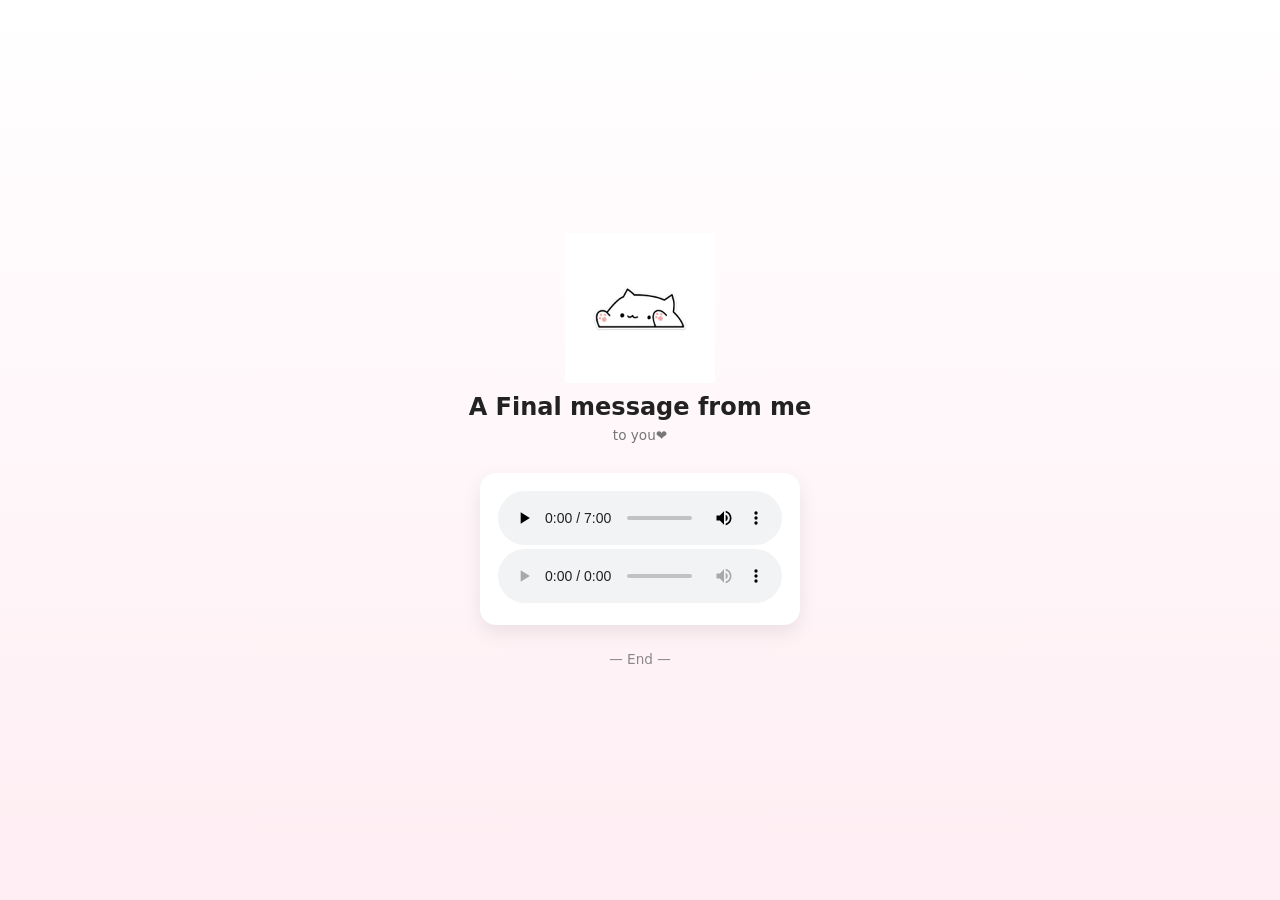
<file: gift4.html>
<!DOCTYPE html>
<html lang="en">
<head>
  <meta charset="UTF-8">
  <meta name="viewport" content="width=device-width, initial-scale=1.0">
  <title>For You</title>
</head>
<body>
  <section class="voice-page">
    <img src="download.png" alt="">
  <h1>A Final message from me</h1>
  <p class="hint">to you❤️</p>
  <div class="audio-card">
    <audio controls>
      <source src="adio1.mpeg" type="audio/mpeg">
      Your browser does not support audio.
    </audio>
    <audio controls>
      <source src="WhatsApp Audio 2025-12-30 at 00.46.49_612e096d.dat.unknown" type="audio/mpeg">
      Your browser does not support audio.
    </audio>
  </div>
  <div class="end-line">— End —</div>
</section>
<style>
  * {
  margin: 0;
  padding: 0;
  box-sizing: border-box;
} img {
  width: 150px;
  transition: transform 0.25s ease, filter 0.25s ease;
  margin-bottom: 10px;
}
.voice-page {
  min-height: 100vh;
  background: linear-gradient(180deg, #fff, #ffeef3);
  display: flex;
  flex-direction: column;
  align-items: center;
  justify-content: center;
  text-align: center;
  padding: 30px 20px;
  font-family: system-ui, sans-serif;
}

/* Heading */
.voice-page h1 {
  font-size: 1.5rem;
  font-weight: 600;
  color: #222;
  margin-bottom: 6px;
}

/* Small hint text */
.hint {
  font-size: 0.85rem;
  color: #777;
  margin-bottom: 30px;
}

/* Audio card */
.audio-card {
  width: 100%;
  max-width: 320px;
  background: #ffffff;
  padding: 18px;
  border-radius: 16px;
  box-shadow: 0 8px 20px rgba(0,0,0,0.08);
  margin-bottom: 26px;
}

/* Audio player */
.audio-card audio {
  width: 100%;
}

/* Bottom line */
.end-line {
  font-size: 0.85rem;
  color: #888;
}

</style>
</body>
</html>
</file>
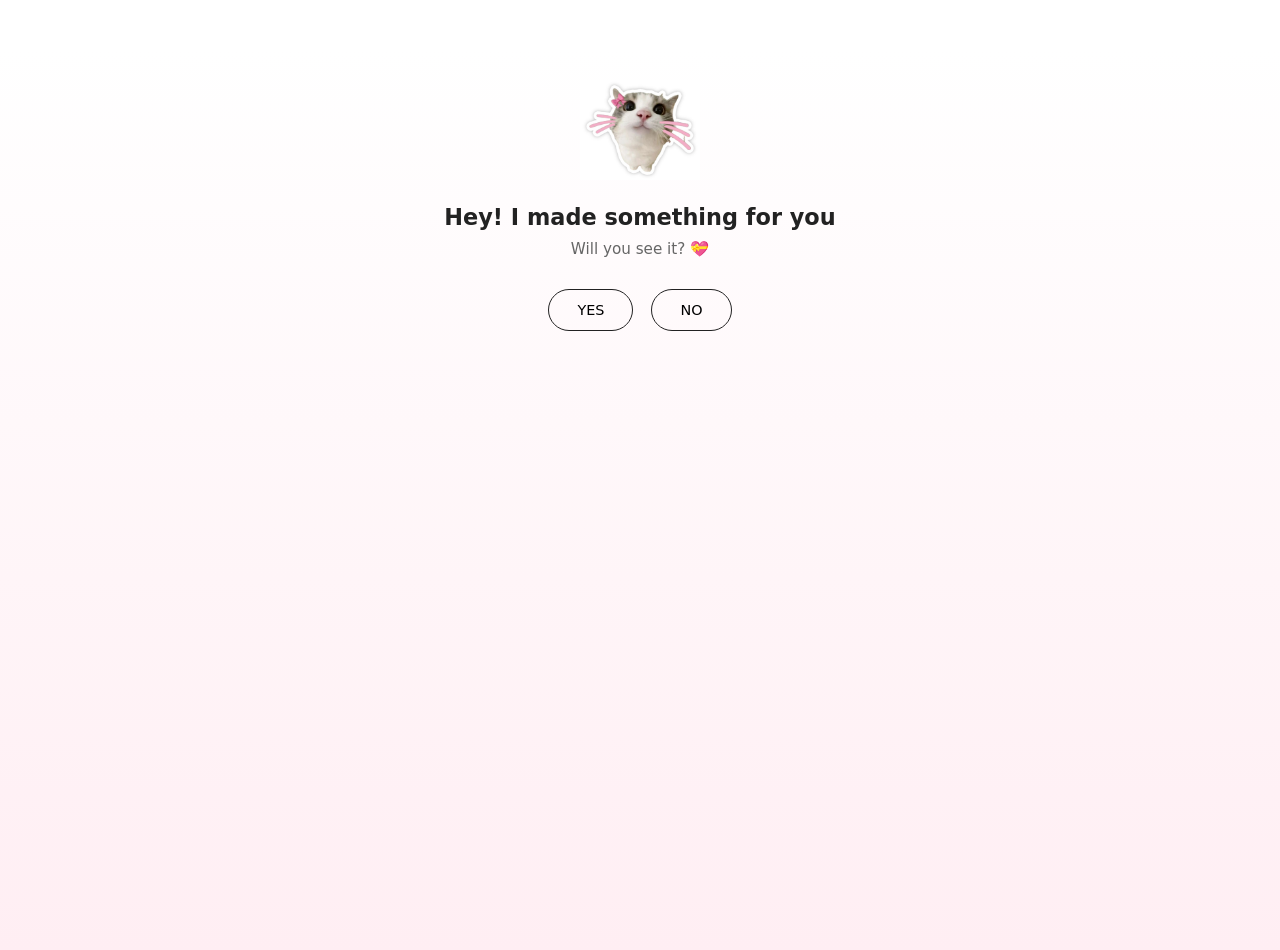
<file: index2.html>
<!DOCTYPE html>
<html lang="en">
<head>
  <meta charset="UTF-8">
  <meta name="viewport" content="width=device-width, initial-scale=1.0">

  <title>For YOU</title>
</head>
<body>
    <!-- <img src="WhatsApp Image 2025-12-29 at 00.51.35_36855837.jpg" alt="">
    <p>Hey! i made something for You <br>
      will you see it?
    </p>
    <div class="btn">
      <a href="index4.html">YES</a>
      <a href="index3.html">NO</a>
    </div> -->

    <section class="ask-page">

  <img src="WhatsApp Image 2025-12-29 at 00.51.35_36855837.jpg" alt="Cute cat" class="ask-img">

  <h1 class="ask-title">
    Hey! I made something for you<br>
    <span>Will you see it? 💝</span>
  </h1>

  <div class="btn-group">
    <a href="index4.html" class="btn yes">YES</a>
    <a href="index3.html" class="btn no">NO</a>
  </div>

</section>

<style>
  * {
  margin: 0;
  padding: 0;
  box-sizing: border-box;
}
a {
  text-decoration: none;
  color: inherit;
}

.ask-page {
  min-height: 100vh;
  background: linear-gradient(180deg, #fff, #ffeef3);
  display: flex;
  flex-direction: column;
  align-items: center;
  /* justify-content: center; */
  margin-top: 50px;
  text-align: center;
  padding: 30px 20px;
  font-family: system-ui, sans-serif;
}

/* Image */
.ask-img {
  width: 120px;
  margin-bottom: 22px;
}

/* Title */
.ask-title {
  font-size: 1.4rem;
  font-weight: 600;
  line-height: 1.4;
  color: #222;
  margin-bottom: 28px;
}

.ask-title span {
  display: block;
  font-size: 0.95rem;
  font-weight: 400;
  color: #666;
  margin-top: 6px;
}

/* Buttons */
.btn-group {
  display: flex;
  gap: 18px;
}

.btn {
  padding: 12px 28px;
  font-size: 0.9rem;
  border-radius: 30px;
  background: transparent;
  border: 1.8px solid #222;
  cursor: pointer;
  transition: all 0.25s ease;
}

/* YES button */
.btn.yes:hover {
  background: #000000;
  color: #fff;
}

/* NO button (soft) */
/* .btn.no {
  border-color: #bbb;
  color: #777;
} */

.btn.no:hover {
  background: #000000;
  color: #fff;
}

/* Tap feedback */
.btn:active {
  transform: scale(0.95);
}

</style>

</body>
</html>
</file>
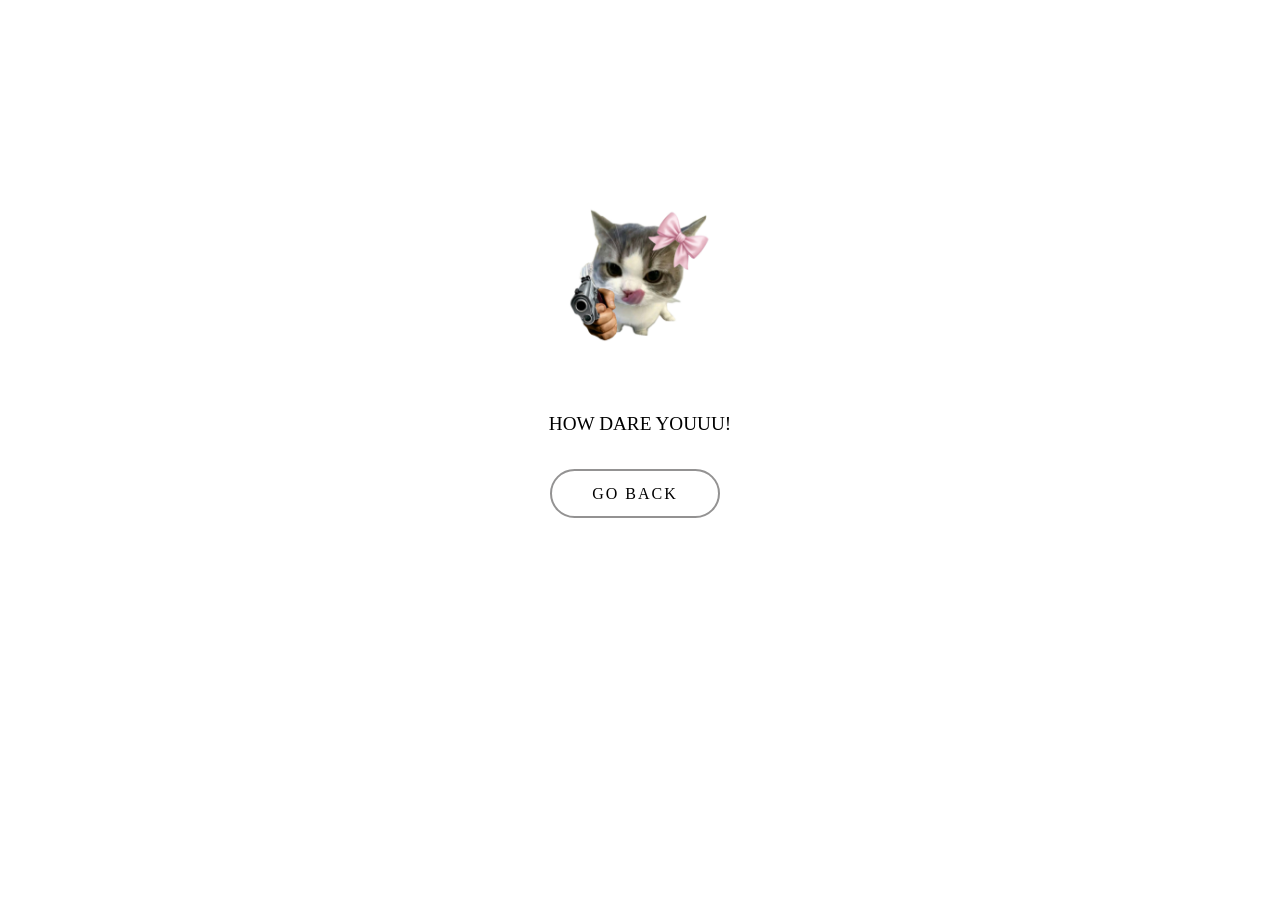
<file: index3.html>
<!DOCTYPE html>
<html lang="en">
<head>
  <meta charset="UTF-8">
  <meta name="viewport" content="width=device-width, initial-scale=1.0">
  <link rel="stylesheet" href="index3.css">
  <title>For You</title>
</head>
<body>
  <img src="WhatsApp Image 2025-12-29 at 00.56.49_187bd709.jpg" alt="">
  <p>HOW DARE YOUUU!</p>
  <div class="btn">
    <a href="index2.html">Go Back</a>
  </div>
</body>
</html>
</file>
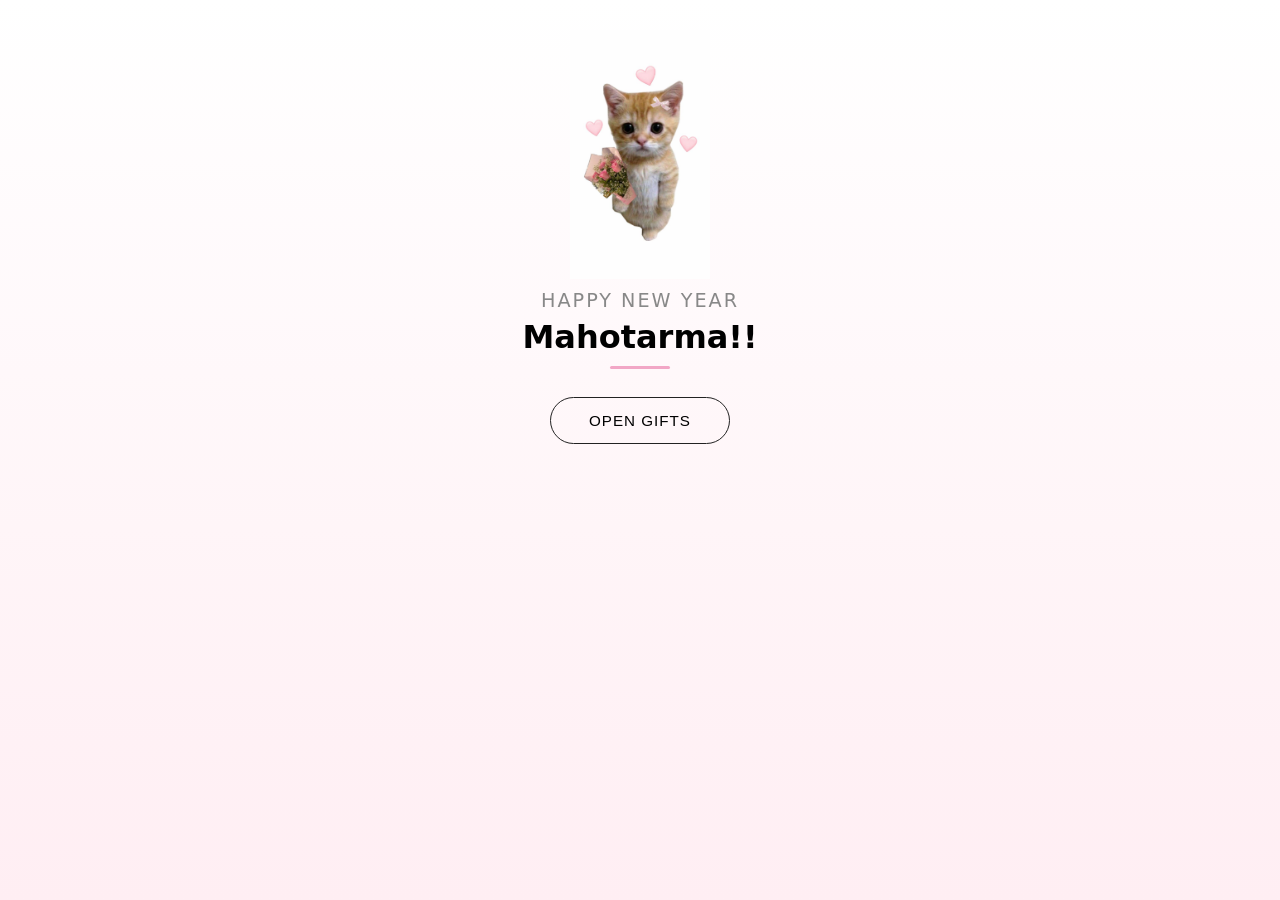
<file: index4.html>
<!DOCTYPE html>
<html lang="en">
<head>
  <meta charset="UTF-8">
  <meta name="viewport" content="width=device-width, initial-scale=1.0">
  <!-- <link rel="stylesheet" href="index4.css"> -->
  <title>For You</title>
</head>
<body>
  <section class="welcome">
  <img src="WhatsApp Image 2025-12-29 at 00.57.48_c6efe626.jpg" alt="Cute cat" class="hero-img">

 <h1 class="newyear-title">
  <span class="top">Happy New Year</span>
  <span class="name">Mahotarma!!</span>
</h1>



  <a href="index5.html"><button class="open-btn">OPEN GIFTS</button></a>
</section>


<style>
  * {
  margin: 0;
  padding: 0;
  box-sizing: border-box;
}

.welcome {
  min-height: 100vh;
   background: linear-gradient(180deg, #fff, #ffeef3);
  display: flex;
  flex-direction: column;
  align-items: center;
  text-align: center;
  padding: 30px 20px;
  font-family: system-ui, sans-serif;
}

/* Image */
.hero-img {
  width: 140px;
  margin-bottom: 10px;

}

/* Text */

.newyear-title {
  text-align: center;
  margin-bottom: 28px;
  line-height: 1.2;
}

/* Happy New Year */
.newyear-title .top {
  display: block;
  font-size: 1.2rem;
  font-weight: 500;
  letter-spacing: 2px;
  text-transform: uppercase;
  color: #888;
  margin-bottom: 6px;
}

/* Name */
.newyear-title .name {
  display: block;
  font-size: 2rem;
  font-weight: 700;
  /* color: #222; */
  color: #000000;
  position: relative;
}

/* small decorative line */
.newyear-title .name::after {
  content: "";
  display: block;
  width: 60px;
  height: 3px;
  background: #f2a7c6;
  margin: 10px auto 0;
  border-radius: 2px;
}


/* Button */
.open-btn {
  padding: 14px 38px;
  font-size: 0.95rem;
  letter-spacing: 1px;
  background: transparent;
  border: 1.8px solid #222;
  border-radius: 30px;
  cursor: pointer;
  transition: all 0.25s ease;
}

.open-btn:hover {
  background: #222;
  color: #fff;
}

.open-btn:active {
  transform: scale(0.95);
}
.hero-img {
  animation: float 3s ease-in-out infinite;
}

@keyframes float {
  0%, 100% { transform: translateY(0); }
  50% { transform: translateY(-6px); }
}
.open-btn:active {
  box-shadow: 0 0 0 6px rgba(0,0,0,0.08);
}

</style>
</body>
</html>
</file>
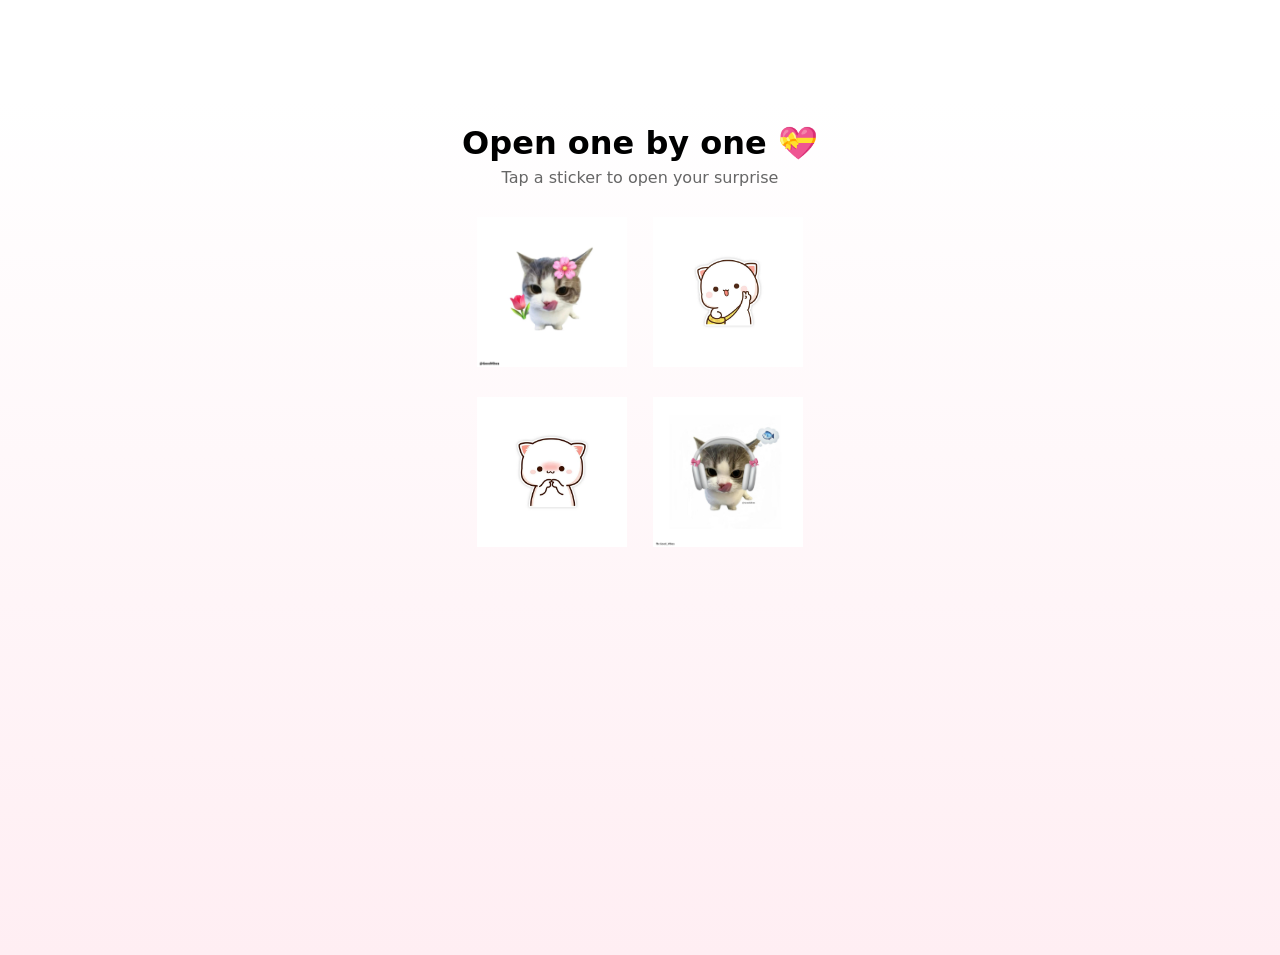
<file: index5.html>
<!DOCTYPE html>
<html lang="en">
<head>
  <meta charset="UTF-8">
  <meta name="viewport" content="width=device-width, initial-scale=1.0">
  <link rel="stylesheet" href="index5.css">
  <title>For You</title>
</head>
<body>
<section class="gift-select">

  <h1>Open one by one 💝</h1>
  <p class="hint">Tap a sticker to open your surprise</p>

  <div class="stickers">
    <a href="para.html" class="sticker">
      <!-- <img src="download.png" alt="Gift 3"> -->
       <img src="cat1.jpg" alt="">
      
    </a>

    <a href="timeline.html" class="sticker">
      <img src="CACU048.webp" alt="Gift 2">
    </a>

    <a href="video.html" class="sticker">
      <img src="CACU046.webp" alt="Gift 3">
    </a>
    <a href="gift4.html" class="sticker">
      <img src="cat2.jpg" alt="Gift 1">
    </a>
  </div>

</section>




<script>
  const stickers = document.querySelectorAll(".sticker");

  stickers.forEach(sticker => {
    sticker.addEventListener("click", (e) => {
      e.preventDefault(); // ⛔ stop instant open

      const link = sticker.getAttribute("href");

      // 💖 Heart burst
      for (let i = 0; i < 7; i++) {
        const heart = document.createElement("span");
        heart.className = "heart";
        heart.innerText = "❤️";

        const x = e.clientX + (Math.random() * 40 - 20);
        const y = e.clientY + (Math.random() * 40 - 20);

        heart.style.left = x + "px";
        heart.style.top = y + "px";

        document.body.appendChild(heart);
        setTimeout(() => heart.remove(), 800);
      }

      // ⏳ Delay → then open gift
      setTimeout(() => {
        window.location.href = link;
      }, 800); // same duration as animation
    });
  });
</script>



</body>
</html>
</file>
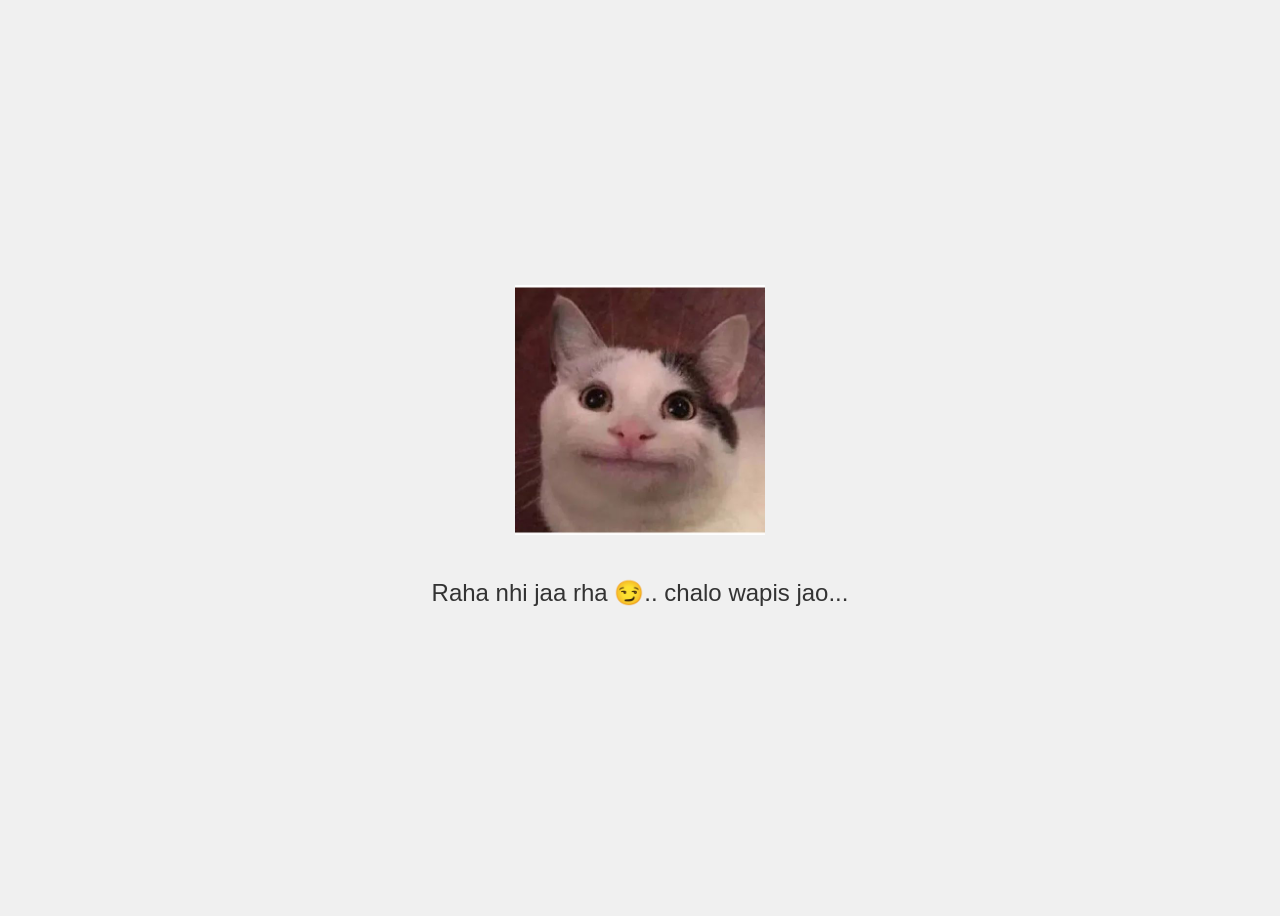
<file: indexx.html>
<!DOCTYPE html>
<html lang="en">
<head>
  <meta charset="UTF-8">
  <meta name="viewport" content="width=device-width, initial-scale=1.0">
  <title>For You</title>
</head>
<body>
  <img src="77eb3f90430aa684db4ef8cb178dcf67.jpg" alt="For You">
  <p>Raha nhi jaa rha 😏.. chalo wapis jao...</p>

  <style>
    body {
      display: flex;
      flex-direction: column;
      justify-content: center;
      align-items: center;
      height: 100vh;
      text-align: center;
      font-family: Arial, sans-serif;
      background-color: #f0f0f0;
    }
    img {
      height: 250px;
      width: 250px;
      margin-bottom: 20px;
    }
    p {
      font-size: 1.5em;
      color: #333;
    }
  </style>
</body>
</html>
</file>
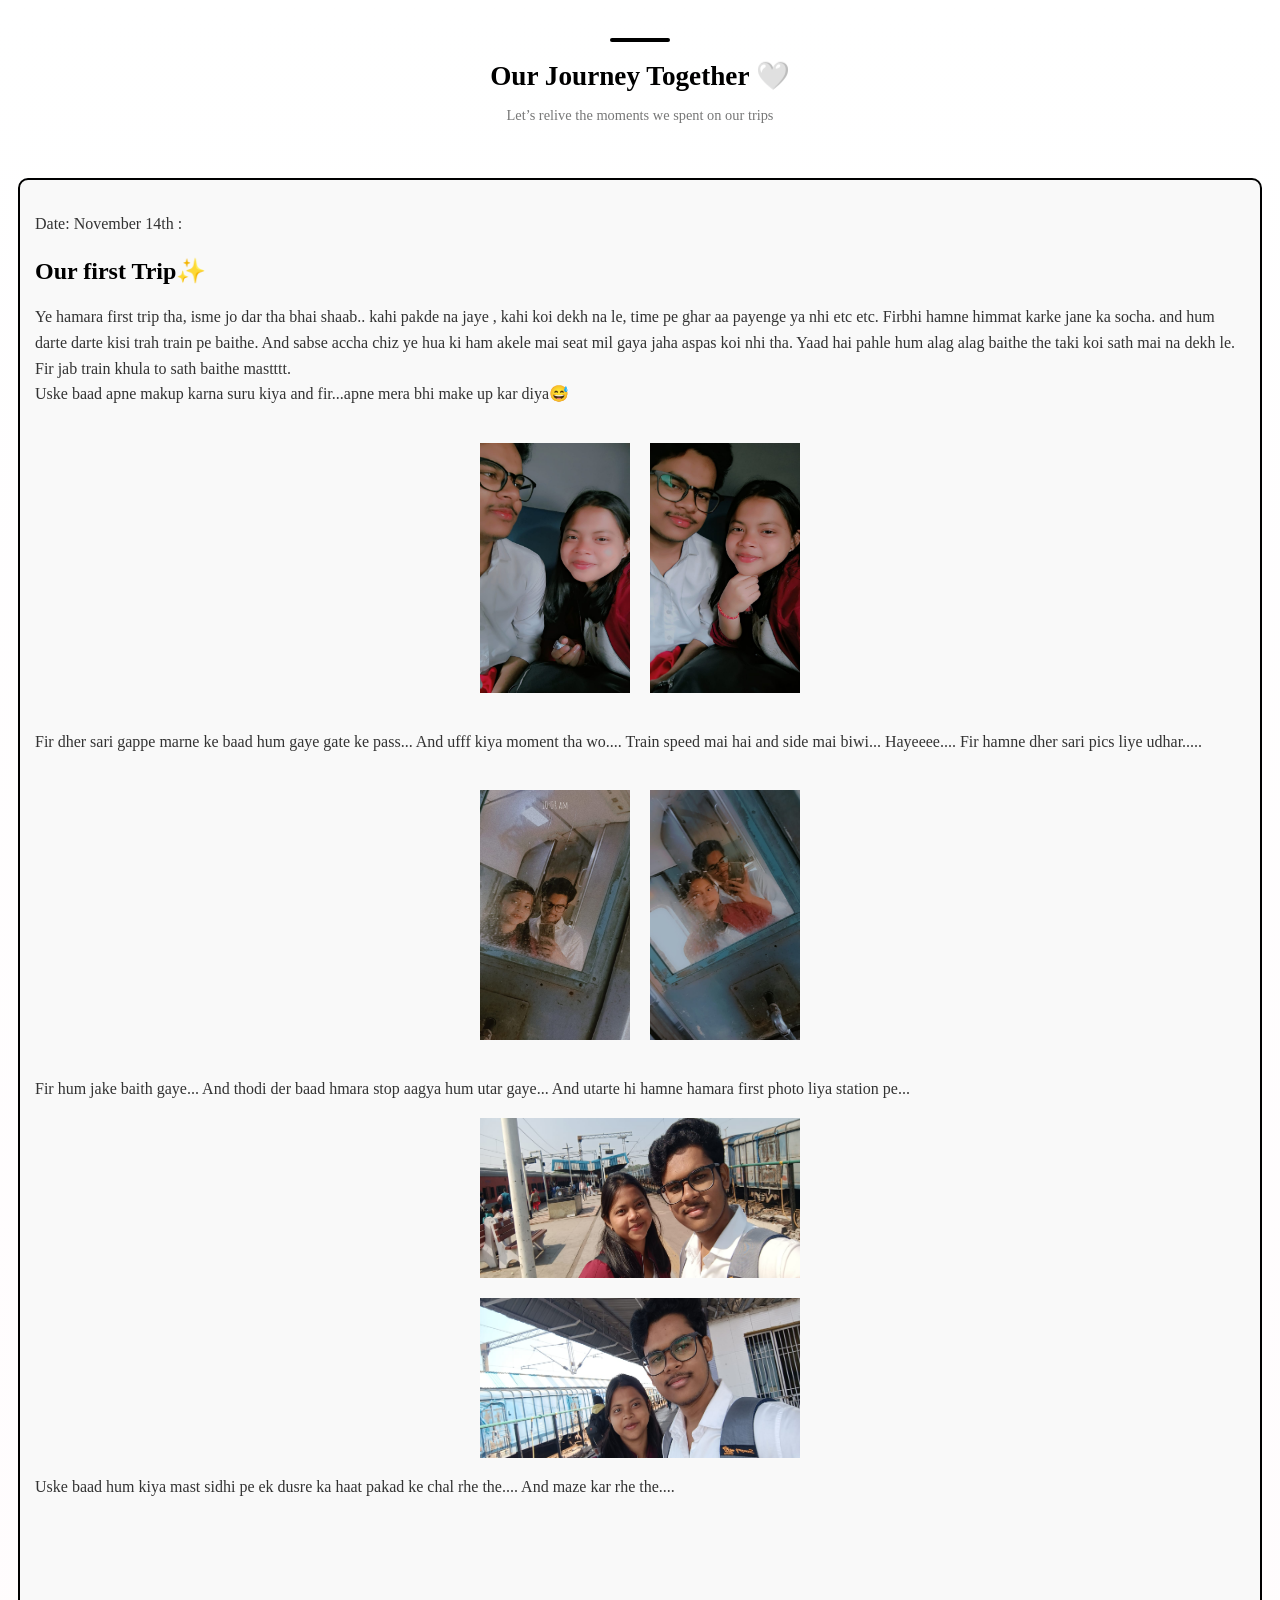
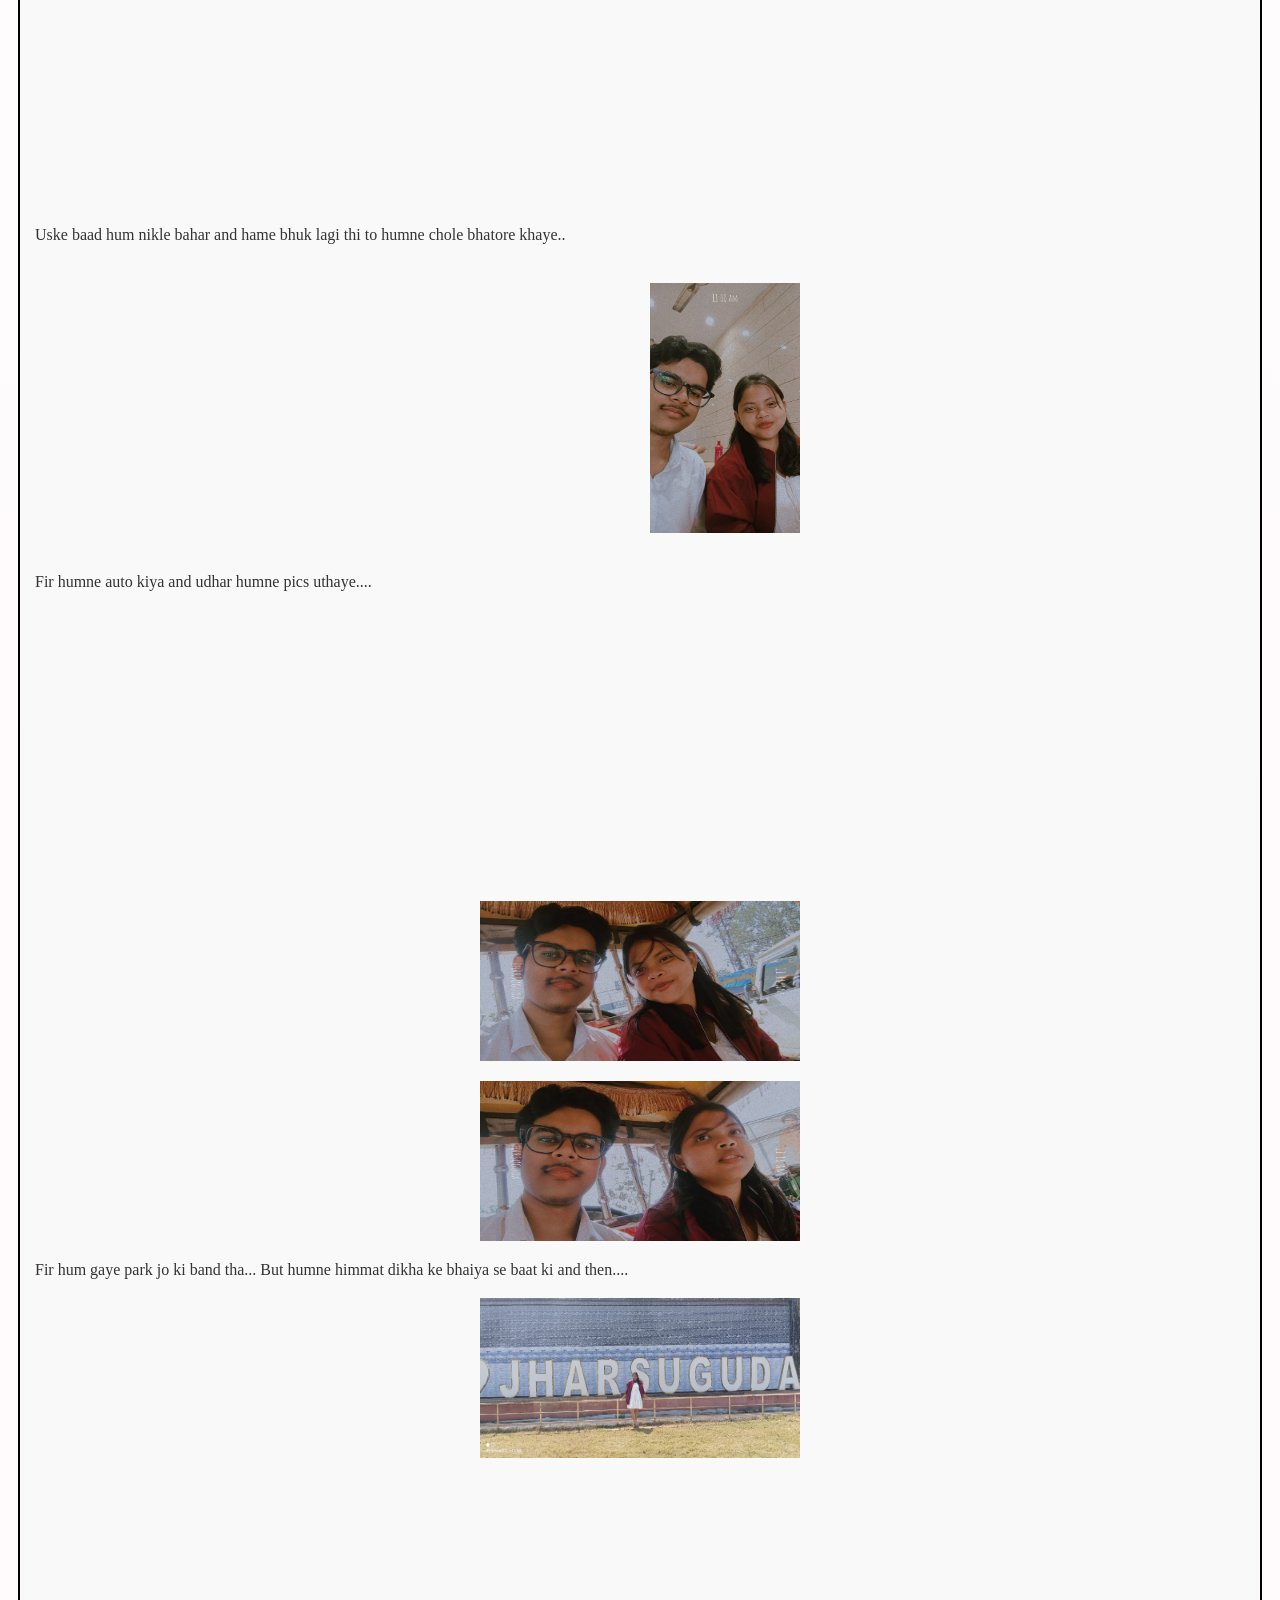
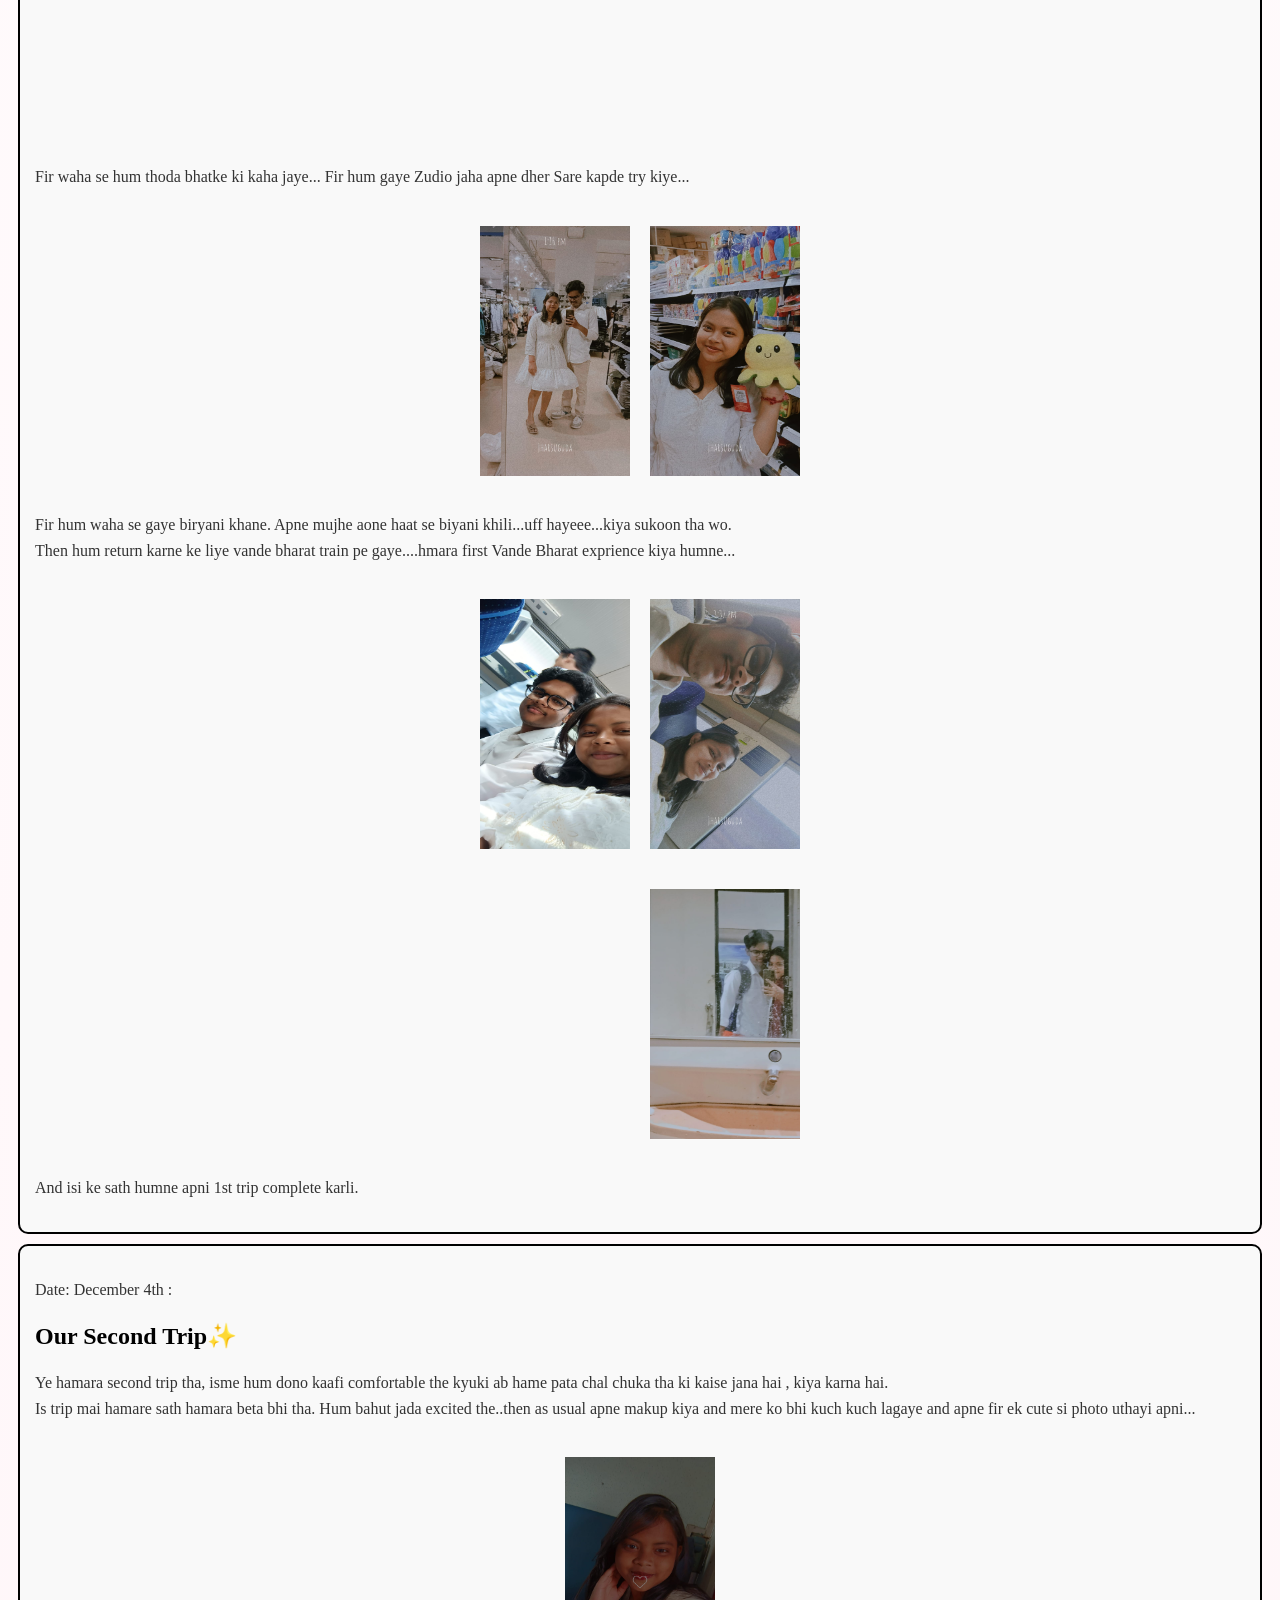
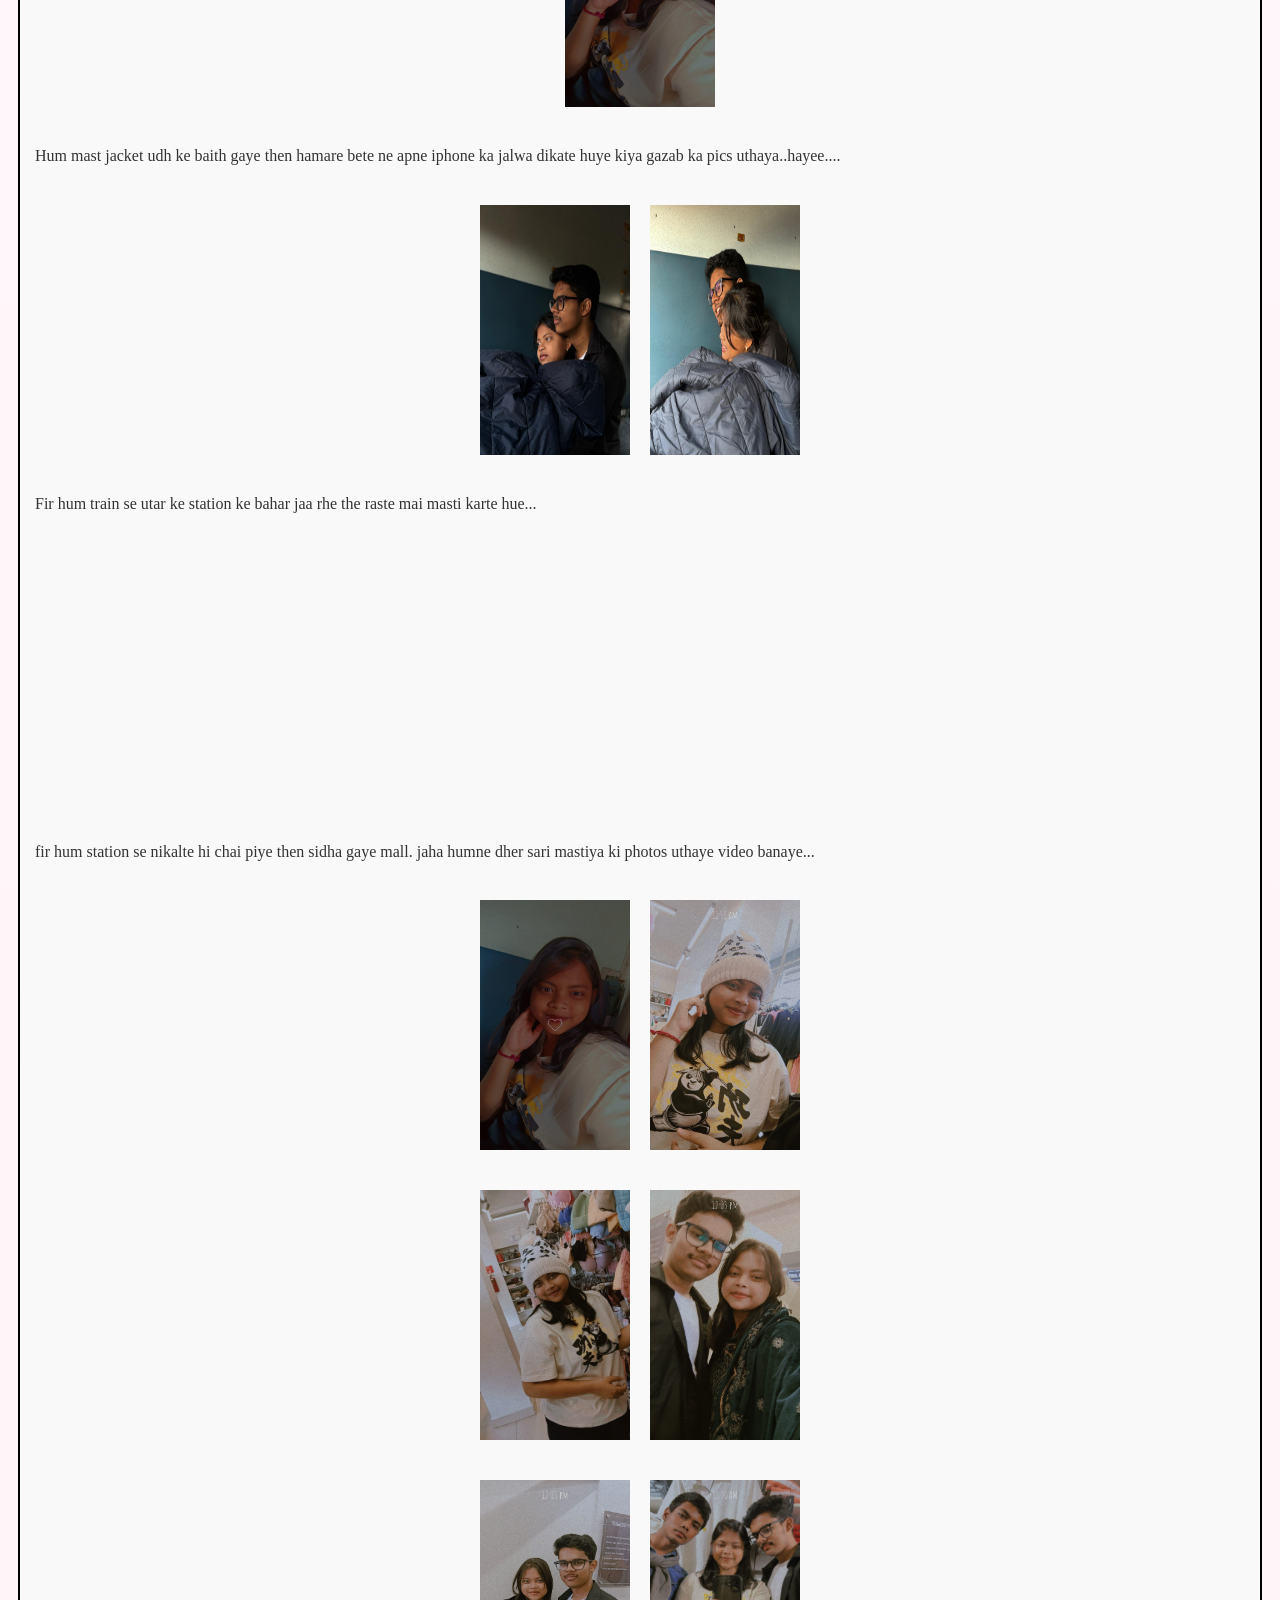
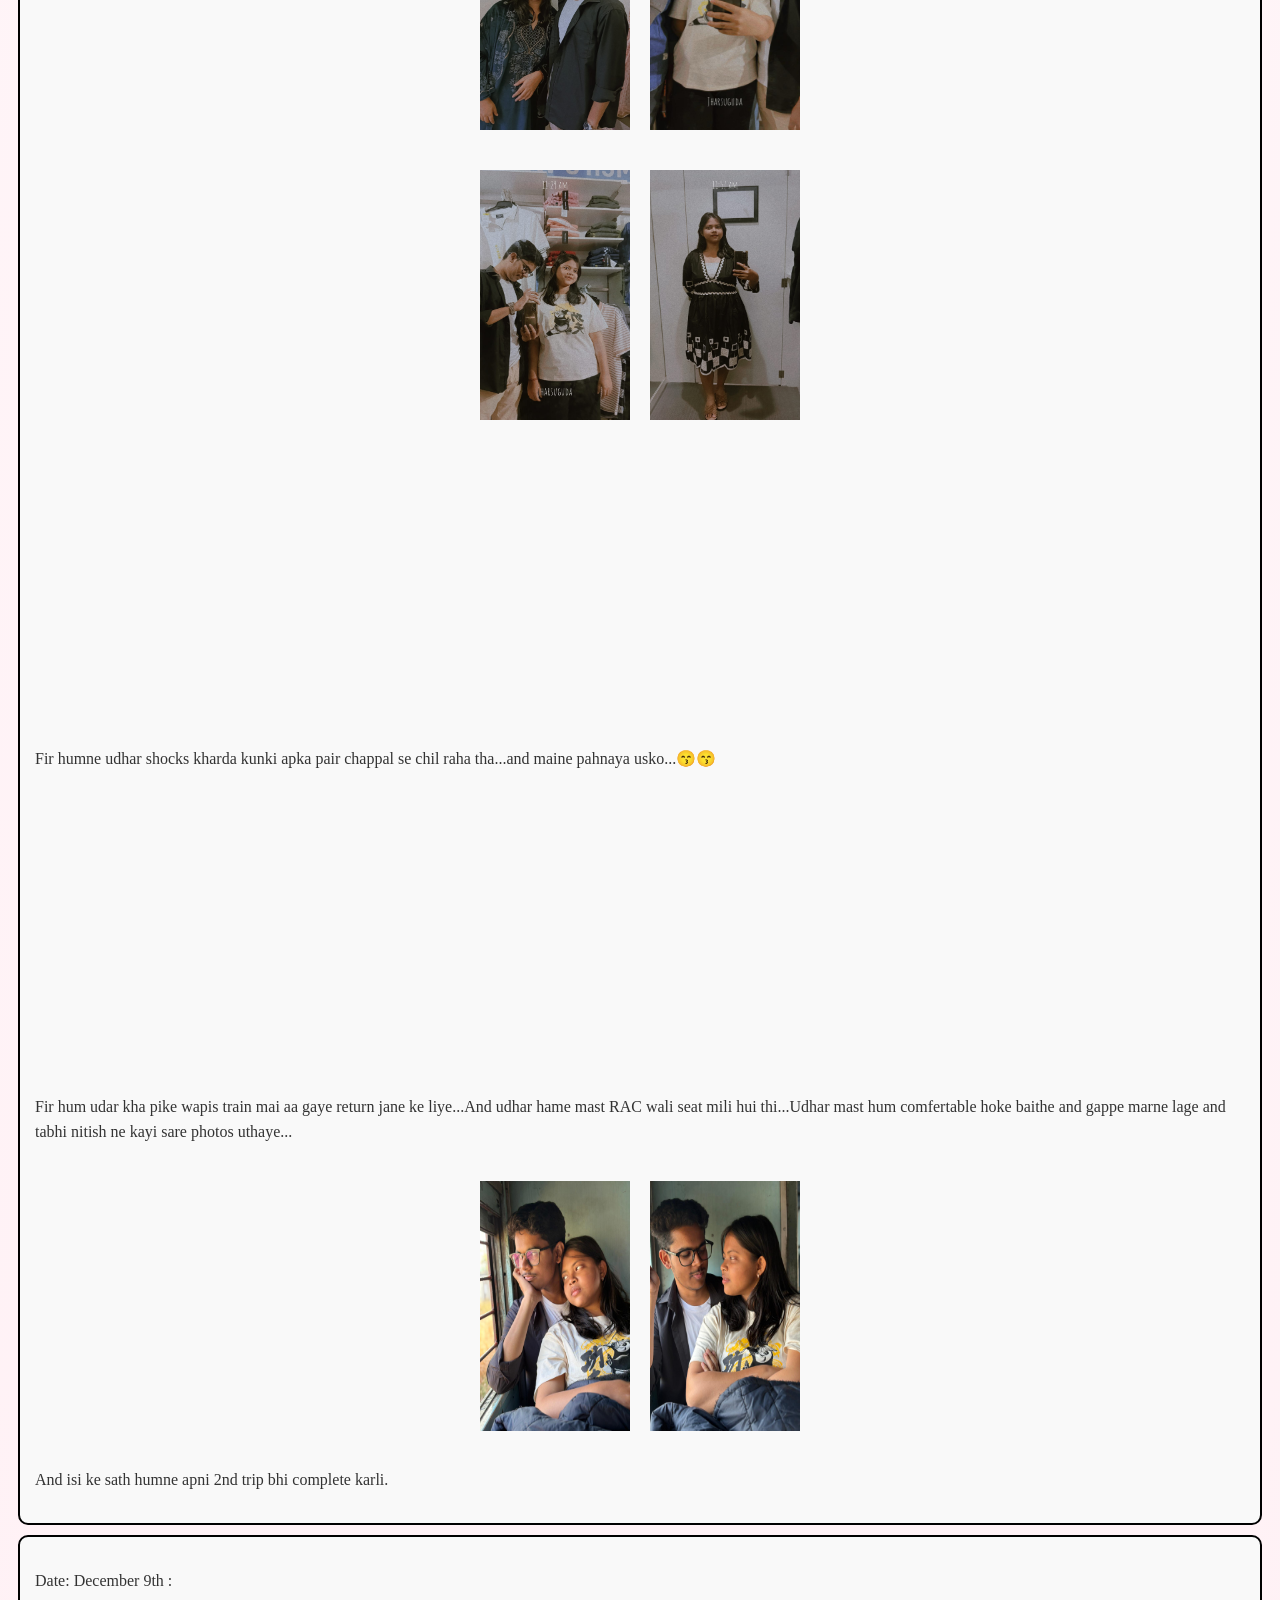
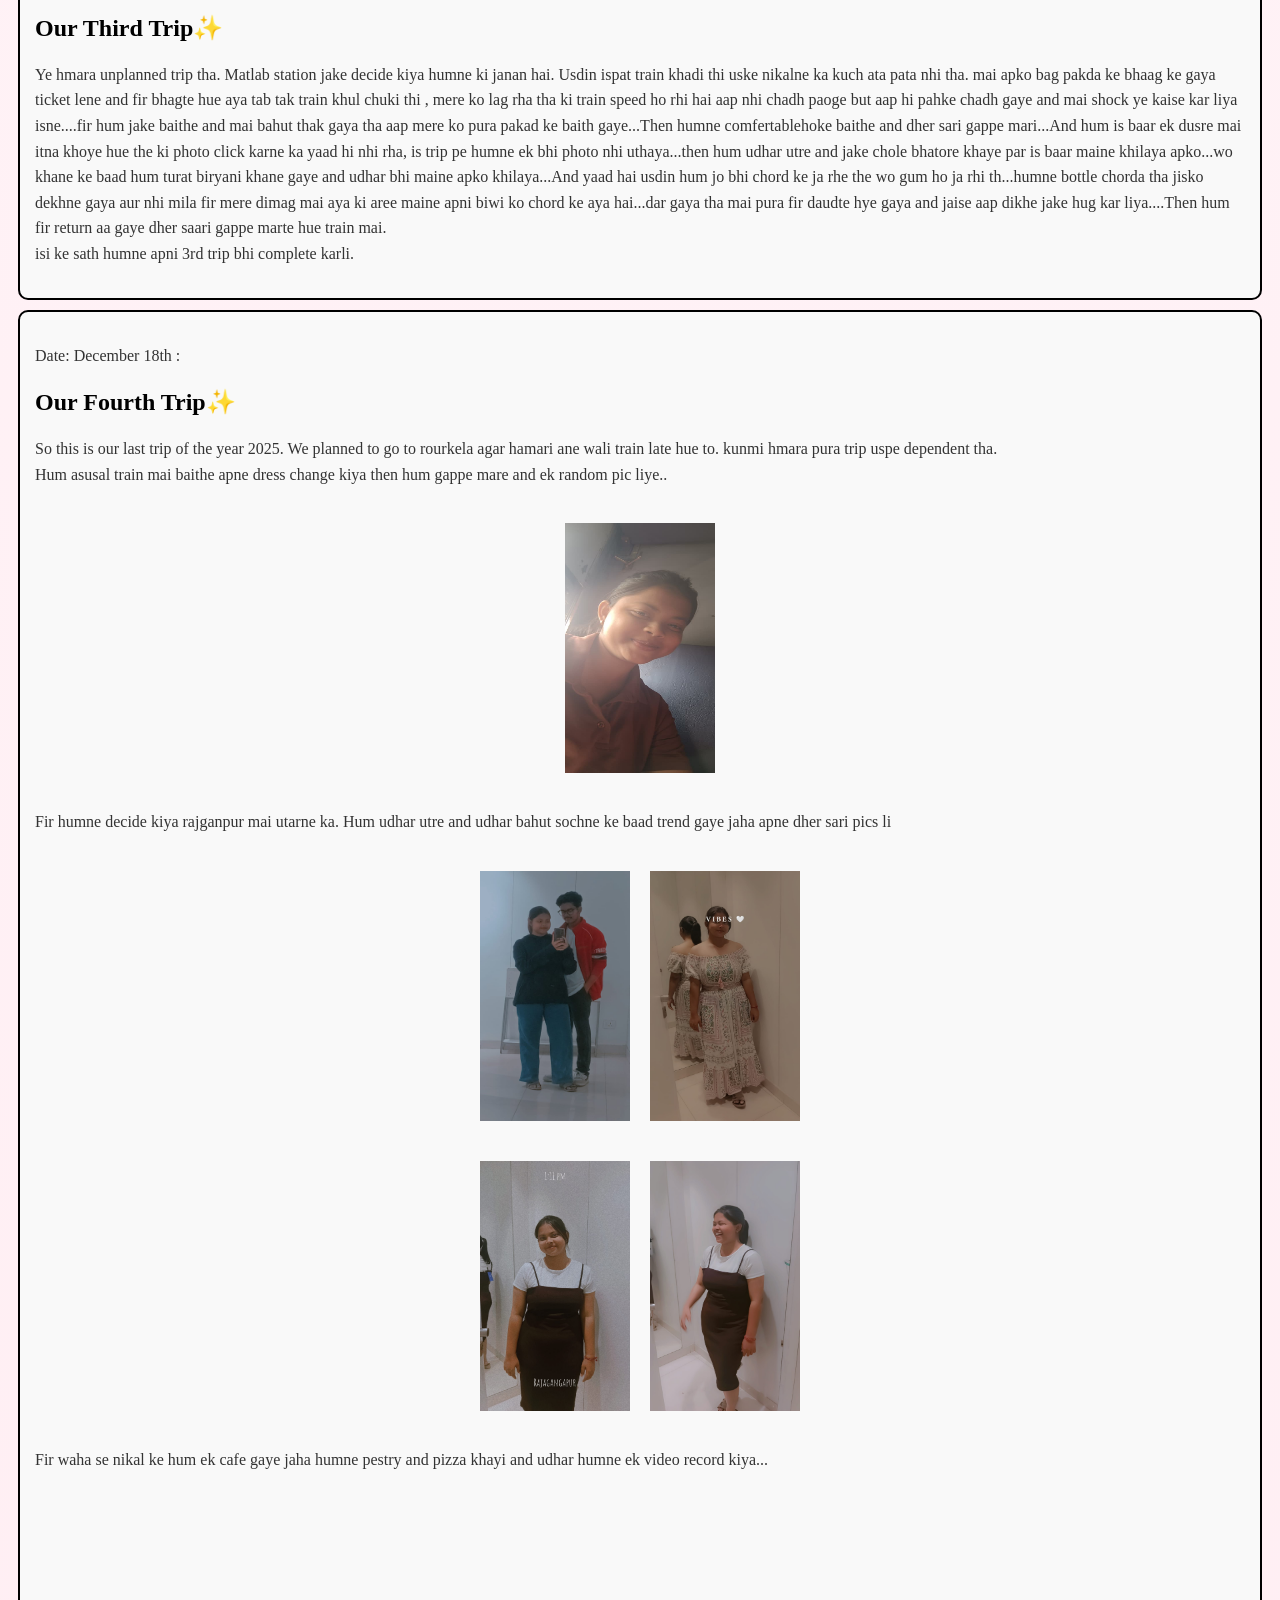
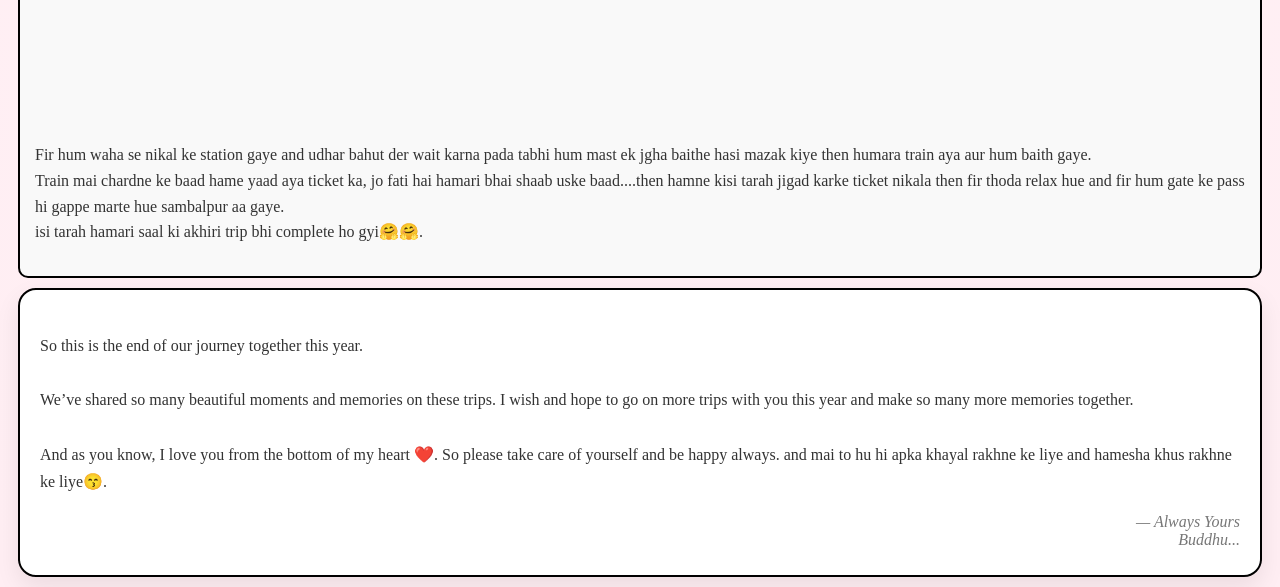
<file: timeline.html>
<!DOCTYPE html>
<html lang="en">
<head>
  <meta charset="UTF-8">
  <meta name="viewport" content="width=device-width, initial-scale=1.0">
  <title>For You</title>
</head>
<body>
 <header class="page-header timeline">
  <span class="line"></span>
  <h1>Our Journey Together 🤍</h1>
  <p>Let’s relive the moments we spent on our trips</p>
</header>
  <div class="trip1">
    <p>Date: November 14th :</p>
    <h2>Our first Trip✨</h2>
    <p>Ye hamara first trip tha, isme jo dar tha bhai shaab.. kahi pakde na jaye , kahi koi dekh na le, time pe ghar aa payenge ya nhi etc etc. Firbhi hamne himmat karke jane ka socha. and hum darte darte kisi trah train pe baithe. And sabse accha chiz ye hua ki ham akele mai seat mil gaya jaha aspas koi nhi tha. Yaad hai pahle hum alag alag baithe the taki koi sath mai na dekh le. Fir jab train khula to sath baithe mastttt. <br>
    Uske baad apne makup karna suru kiya and fir...apne mera bhi make up kar diya😅 </p>
    <div class="imgbox1">
      <img src="WhatsApp Image 2025-12-29 at 12.34.00_31f61eee.jpg" alt="">
      <img src="WhatsApp Image 2025-12-29 at 12.34.01_4ee528ea.jpg" alt="">
      </div>
      <p>
        Fir dher sari gappe marne ke baad hum gaye gate ke pass... And ufff kiya moment tha wo.... Train speed mai hai and side mai biwi... Hayeeee.... Fir hamne dher sari pics liye udhar..... </p>

        <div class="imgbox1">
      <img src="WhatsApp Image 2025-12-29 at 12.34.00_777d87af.jpg" alt="">
      <img src="WhatsApp Image 2025-12-29 at 12.34.00_4810566f.jpg" alt="">
      </div>

<p>Fir hum jake baith gaye... And thodi der baad hmara stop aagya hum utar gaye... And utarte hi hamne hamara first photo liya station pe... </p>

<div class="imgbox2">
      <img src="WhatsApp Image 2025-12-29 at 12.33.58_89158d54.jpg" alt="">
      <img src="WhatsApp Image 2025-12-29 at 12.33.59_87c763d4.jpg" alt="">
      </div>

<p>Uske baad hum kiya mast sidhi pe ek dusre ka haat pakad ke chal rhe the.... And maze kar rhe the.... 
</p>

<div class="imgbox1">
    <video  autoplay
         loop
         muted
         playsinline src="WhatsApp Video 2025-12-29 at 12.33.58_14c38d70.mp4"></video>
    <video  autoplay
         loop
         muted
         playsinline src="WhatsApp Video 2025-12-29 at 12.33.58_0f53dd81.mp4"></video>
      
      </div>

<p>Uske baad hum nikle bahar and hame bhuk lagi thi to humne chole bhatore khaye..</p> 

<div class="imgbox1">
     <video  autoplay
         loop
         muted
         playsinline src="WhatsApp Video 2025-12-29 at 12.33.57_dd171f0d.mp4"></video>
      <img src="WhatsApp Image 2025-12-29 at 12.33.57_bf8337f0.jpg" alt="">
      </div>

      <p>Fir humne auto kiya and udhar humne pics uthaye....</p>
      <div class="imgbox1">
      <video  autoplay
         loop
         muted
         playsinline src="WhatsApp Video 2025-12-29 at 12.33.56_0338eeaf.mp4"></video>
      <video  autoplay
         loop
         muted
         playsinline src="WhatsApp Video 2025-12-29 at 12.33.55_f9930106.mp4"></video>
      </div>
      <div class="imgbox2">
      <img src="WhatsApp Image 2025-12-29 at 12.33.55_76f757cc.jpg" alt="">
      <img src="WhatsApp Image 2025-12-29 at 12.33.56_b688f10d.jpg" alt="">
      </div>
     

<p>Fir hum gaye park jo ki band tha... But humne himmat dikha ke bhaiya se baat ki and then.... </p>
<div class="imgbox2">
      <img src="WhatsApp Image 2025-12-29 at 12.33.53_7fea4917.jpg" alt="">
     
      </div>
        <div class="imgbox1">
      <video  autoplay
         loop
         muted
         playsinline src="WhatsApp Video 2025-12-29 at 12.33.53_b6f37df4.mp4"></video>
      <video  autoplay
         loop
         muted
         playsinline src="WhatsApp Video 2025-12-29 at 12.33.52_c5008021.mp4"></video>
         </div>

<p>Fir waha se hum thoda bhatke ki kaha jaye... Fir hum gaye Zudio jaha apne dher Sare kapde try kiye...</p>
     <div class="imgbox1">
      <img src="WhatsApp Image 2025-12-29 at 12.32.55_ac0adc02.jpg" alt="">
      <img src="WhatsApp Image 2025-12-29 at 12.32.55_3ee62c52.jpg" alt="">
      </div>

      <p>Fir hum waha se gaye biryani khane. Apne mujhe aone haat se biyani khili...uff hayeee...kiya sukoon tha wo. <br>
      Then hum return karne ke liye vande bharat train pe gaye....hmara first Vande Bharat exprience kiya humne...</p>
       <div class="imgbox1">
      <img src="WhatsApp Image 2025-12-29 at 12.32.45_67486882.jpg" alt="">
      <img src="WhatsApp Image 2025-12-29 at 12.32.49_65b07602.jpg" alt="">
      </div>
        <div class="imgbox1">
      <video  autoplay
         loop
         muted
         playsinline src="WhatsApp Video 2025-12-29 at 12.32.48_1f6b5cde.mp4"></video>
         
         <img src="WhatsApp Image 2025-12-29 at 12.32.44_e4a15992.jpg" alt="">
         </div>

         <p>And isi ke sath humne apni 1st trip complete karli.</p>
          


  </div>
   <div class="trip2">
    <p>Date: December 4th :</p>
    <h2>Our Second Trip✨</h2>
    <p>
    Ye hamara second trip tha, isme hum dono kaafi comfortable the kyuki ab hame pata chal chuka tha ki kaise jana hai , kiya karna hai. <br> 
    Is trip mai hamare sath hamara beta bhi tha. Hum bahut jada excited the..then as usual apne makup kiya and mere ko bhi kuch kuch lagaye and apne fir ek cute si photo uthayi apni...
    </p>
    <div class="imgbox1">
      <img src="trip2p1.jpg" alt="">
      </div>
      <p>Hum mast jacket udh ke baith gaye then hamare bete ne apne iphone ka jalwa dikate huye kiya gazab ka pics uthaya..hayee....</p>
      <div class="imgbox1">
      <img src="t2p11.jpg" alt="">
      <img src="t2p12.jpg" alt="">
      </div>
      <p>Fir hum train se utar ke station ke bahar jaa rhe the raste mai masti karte hue...</p>
        <div class="imgbox1">
        <video  autoplay
          loop
          muted
          playsinline src="trip2video1.mp4"></video>
         </div>
         <p>
          fir hum station se nikalte hi chai piye then sidha gaye mall. jaha humne dher sari mastiya ki photos uthaye video banaye...
         </p>
           <div class="imgbox1">
      <img src="trip2p1.jpg" alt="">
      <img src="t2p2.jpg" alt="">
      </div>
       <div class="imgbox1">
      <img src="t2p3.jpg" alt="">
      <img src="t2p4.jpg" alt="">
      </div>
       <div class="imgbox1">
      <img src="t2p5.jpg" alt="">
      <img src="t2pp.jpg" alt="">
      </div>
       <div class="imgbox1">
      <img src="t2p7.jpg" alt="">
      <img src="t2p8.jpg" alt="">
      </div>
          <div class="imgbox1">
        <video  autoplay
          loop
          muted
          playsinline src="t2v3.mp4"></video>
         </div>
         <p>Fir humne udhar shocks kharda kunki apka pair chappal se chil raha tha...and maine pahnaya usko...😙😙</p>
          <div class="imgbox1">
        <video  autoplay
          loop
          muted
          playsinline src="t2v4.mp4"></video>
        <video  autoplay
          loop
          muted
          playsinline src="t2v5.mp4"></video>
         </div>
         <p>Fir hum udar kha pike wapis train mai aa gaye return jane ke liye...And udhar hame mast RAC wali seat mili hui thi...Udhar mast hum comfertable hoke baithe and gappe marne lage and tabhi nitish ne kayi sare photos uthaye...</p>
          <div class="imgbox1">
      <img src="t2p9.jpg" alt="">
      <img src="t2p10.jpg" alt="">
      </div>
      <p>And isi ke sath humne apni 2nd trip bhi complete karli.</p>
  </div>
  <div class="trip3">
    <p>Date: December 9th :</p>
    <h2>Our Third Trip✨</h2>
    <p>Ye hmara unplanned trip tha. Matlab station jake decide kiya humne ki janan hai. Usdin ispat train khadi thi uske nikalne ka kuch ata pata nhi tha. mai apko bag pakda ke bhaag ke gaya ticket lene and fir bhagte hue aya tab tak train khul chuki thi , mere ko lag rha tha ki train speed ho rhi hai aap nhi chadh paoge but aap hi pahke chadh gaye and mai shock ye kaise kar liya isne....fir hum jake baithe and mai bahut thak gaya tha aap mere ko pura pakad ke baith gaye...Then humne comfertablehoke baithe and dher sari gappe mari...And hum is baar ek dusre mai itna khoye hue the ki photo click karne ka yaad hi nhi rha, is trip pe humne ek bhi photo nhi uthaya...then hum udhar utre and jake chole bhatore khaye par is baar maine khilaya apko...wo khane ke baad hum turat biryani khane gaye and udhar bhi maine apko khilaya...And yaad hai usdin hum jo bhi chord ke ja rhe the wo gum ho ja rhi th...humne bottle chorda tha jisko dekhne gaya aur nhi mila fir mere dimag mai aya ki aree maine apni biwi ko chord ke aya hai...dar gaya tha mai pura fir daudte hye gaya and jaise aap dikhe jake hug kar liya....Then hum fir return aa gaye dher saari gappe marte hue train mai. <br>
      isi ke sath humne apni 3rd trip bhi complete karli.
    </p>
  </div>
   <div class="trip4">
    <p>Date: December 18th :</p>
    <h2>Our Fourth Trip✨</h2>
    <p>So this is our last trip of the year 2025. We planned to go to rourkela agar hamari ane wali train late hue to. kunmi hmara pura trip uspe dependent tha.
      <br>Hum asusal train mai baithe apne dress change kiya then hum gappe mare and ek random pic liye..
    </p>
     <div class="imgbox1">
      <img src="t4p1.jpg" alt="">
      </div>
      <p>Fir humne decide kiya rajganpur mai utarne ka. Hum udhar utre and udhar bahut sochne ke baad trend gaye jaha apne dher sari pics li</p>
       <div class="imgbox1">
      <img src="t4p2.jpg" alt="">
      <img src="t4p4.jpg" alt="">
      </div>
       <div class="imgbox1">
       <img src="t4p3.jpg" alt="">
      <img src="t4p5.jpg" alt="">
      </div>
      <p>Fir waha se nikal ke hum ek cafe gaye jaha humne pestry and pizza khayi and udhar humne ek video record kiya...</p>
       <video id="t4video" autoplay
          loop
          muted
          playsinline src="t4v1.mp4"></video>
         <p>
          Fir hum waha se nikal ke station gaye and udhar bahut der wait karna pada tabhi hum mast ek jgha baithe hasi mazak kiye then humara train aya aur hum baith gaye.
          <br>Train mai chardne ke baad hame yaad aya ticket ka, jo fati hai hamari bhai shaab uske baad....then hamne kisi tarah jigad karke ticket nikala then fir thoda relax hue and fir hum gate ke pass hi gappe marte hue sambalpur aa gaye. <br>
          isi tarah hamari saal ki akhiri trip bhi complete ho gyi🤗🤗.
         </p>
  </div>
  <section class="ending letter">
  <p class="end-text">
    So this is the end of our journey together this year.<br><br>

    We’ve shared so many beautiful moments and memories on these trips.
    I wish and hope to go on more trips with you this year and make so many more memories together.

    <br><br>
    And as you know, I love you from the bottom of my heart ❤️. 
    So please take care of yourself and be happy always.
   and mai to hu hi apka khayal rakhne ke liye and hamesha khus rakhne ke liye😙.
  </p>

  <span class="signature">— Always Yours <br>
  Buddhu...</span>
</section>










  <style>
    body {
      background: linear-gradient(180deg, #fff, #ffeef3);
    }
    .page-header.timeline {
  text-align: center;
  padding: 30px 20px;
}

.page-header.timeline .line {
  width: 60px;
  height: 4px;
  background: #000000;
  display: block;
  margin: 0 auto 14px;
  border-radius: 10px;
}

.page-header.timeline h1 {
  font-size: 1.7rem;
  margin-bottom: 6px;
}

.page-header.timeline p {
  font-size: 0.9rem;
  color: #777;
}

    .header h1 {
      margin-bottom: 40px;
      color: #000000;
      font-family: Arial, sans-serif; 
      text-align: center;
    }
    .imgbox1 {
      display: flex;
      gap: 20px;
      justify-content: center;
    }
    .imgbox2 {
      display: flex;
      flex-direction: column;
      gap: 20px;
      align-items: center;
      justify-content: center;
    }
    .imgbox2 img {
      height: 160px;
      width: 320px; 
    }
    .imgbox1 img {
      height: 250px;
      width: 150px;
      display: block; 
      margin-top: 20px;
      margin-bottom: 20px;
    }
    video {
      height: 250px;
      width: 150px;
      display: block; 
      margin-top: 20px;
      margin-bottom: 20px;
    }
    #t4video {
      height: 230px;
      width: 340px;
      display: block; 
      margin: 20px auto;
    }
    .trip1, .trip2 , .trip3 , .trip4 {
      margin: 10px;
      padding: 15px;
      border: 2px solid #000000;
      border-radius: 10px;
      background-color: #f9f9f9;
    }
    .trip1 p, .trip2 p, .trip3 p, .trip4 p {
      font-size: 1rem;
      line-height: 1.6;
      color: #333;

    }
    .ending.letter {
  background: #ffffff;
  margin: 10px;
  padding: 26px 20px;
  border: 2px solid #000000;
  border-radius: 18px;
  box-shadow: 0 10px 25px rgba(0,0,0,0.08);
}

.end-text {
  font-size: 1rem;
  line-height: 1.7;
  color: #333;
  text-align: left;
}

.signature {
  display: block;
  margin-top: 18px;
  text-align: right;
  font-style: italic;
  color: #777;
}

  </style>
</body>
</html>
</file>
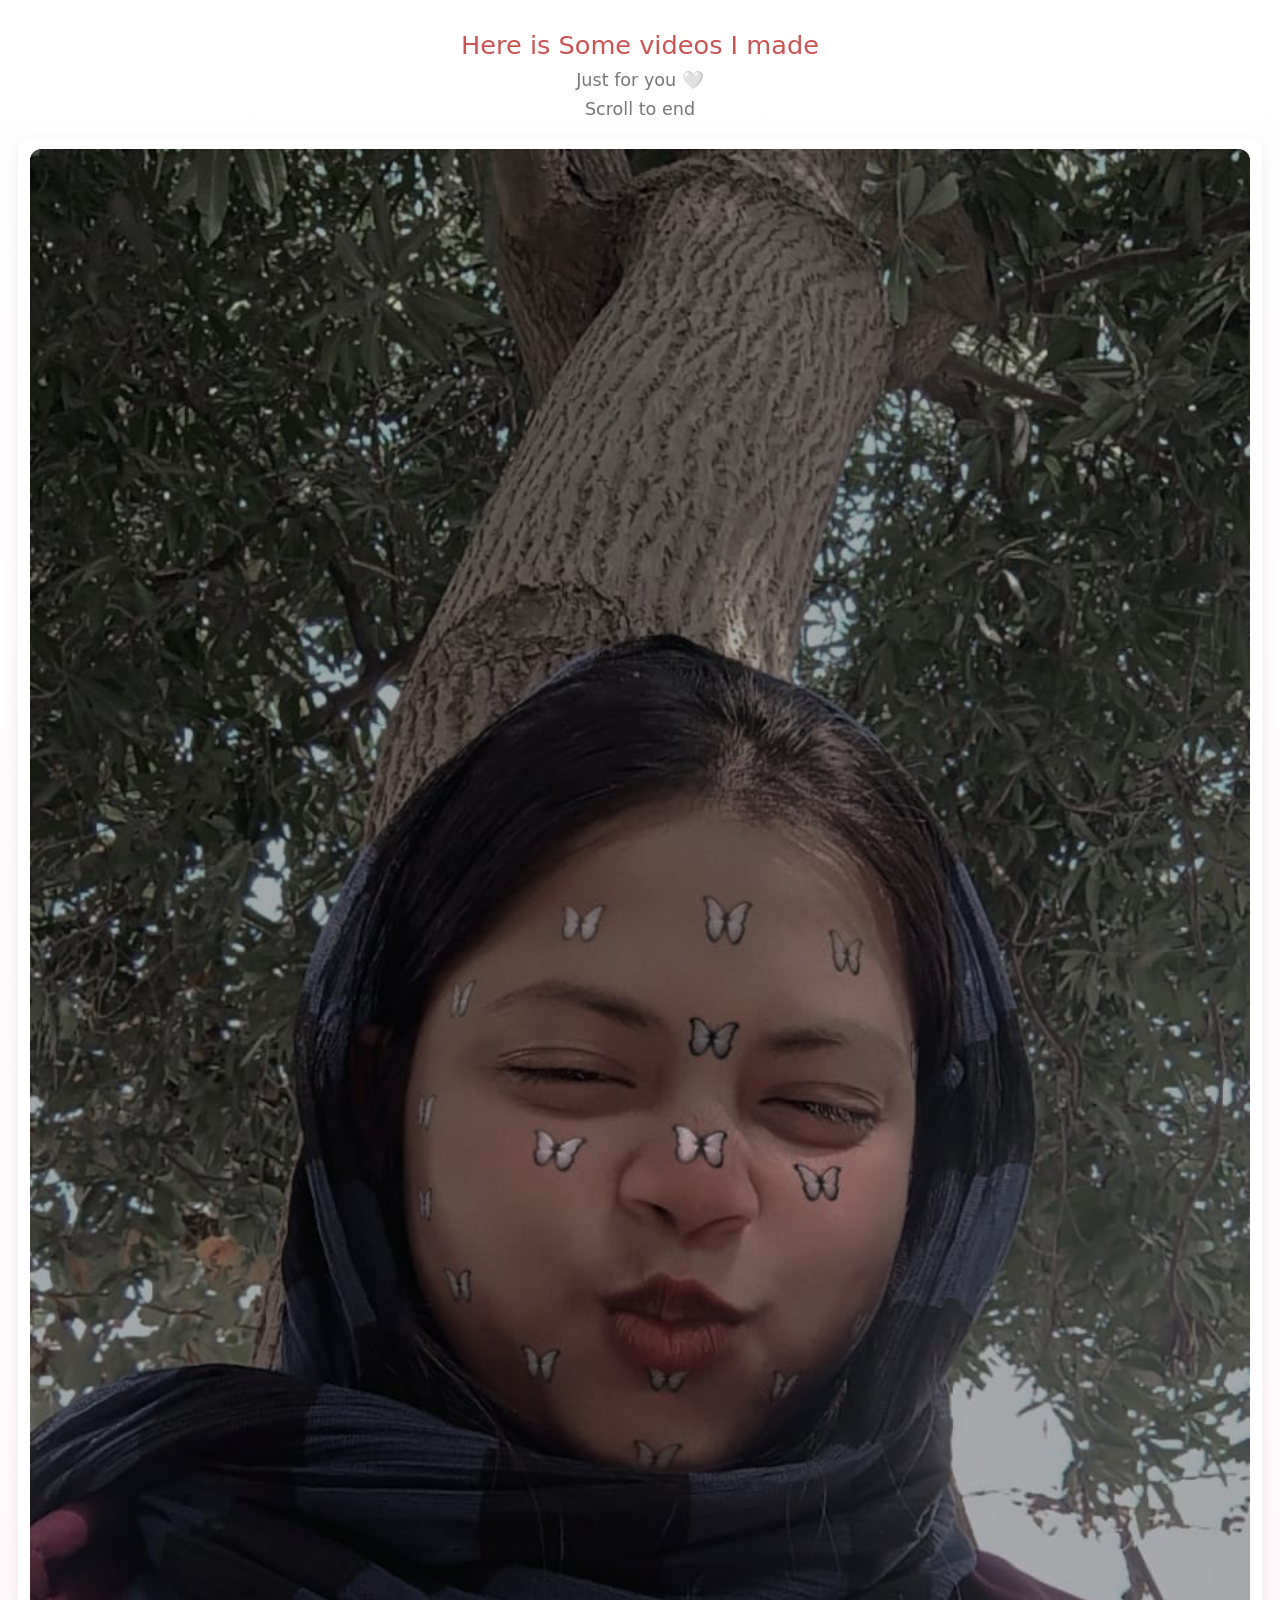
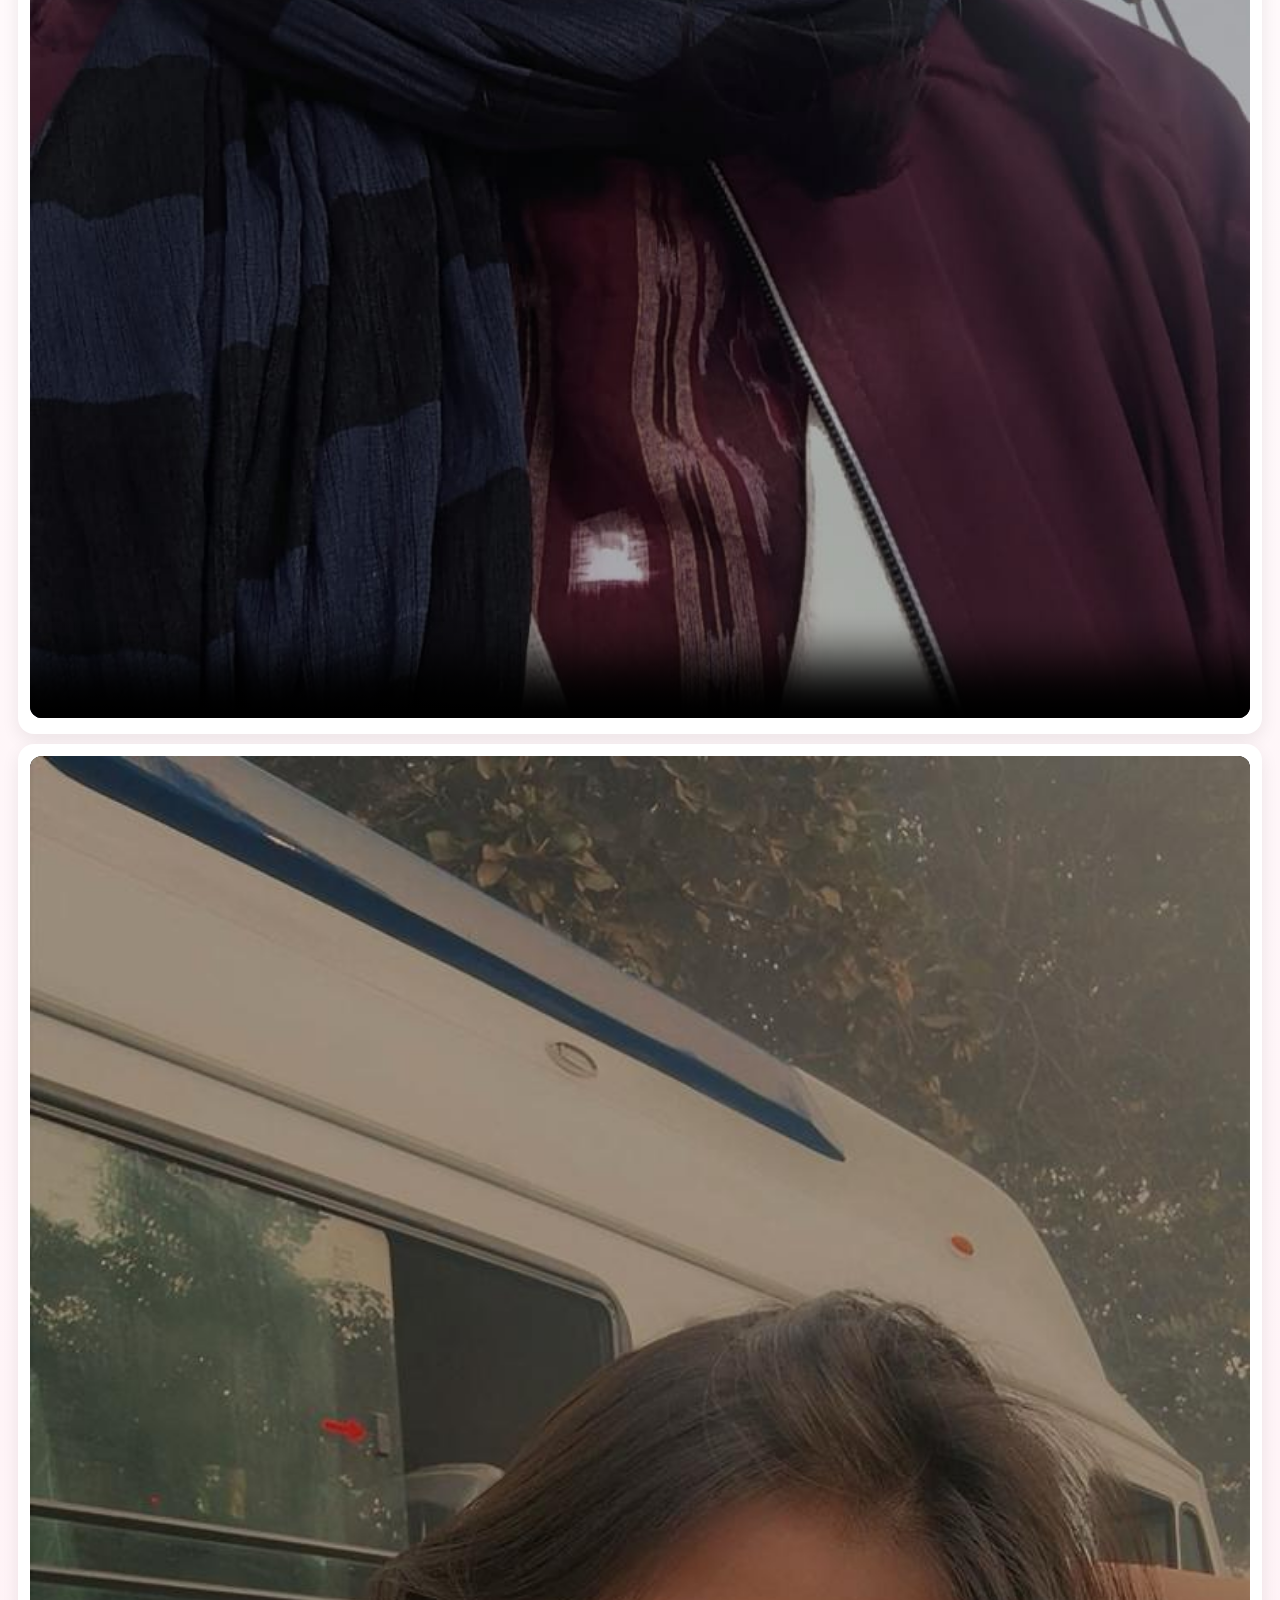
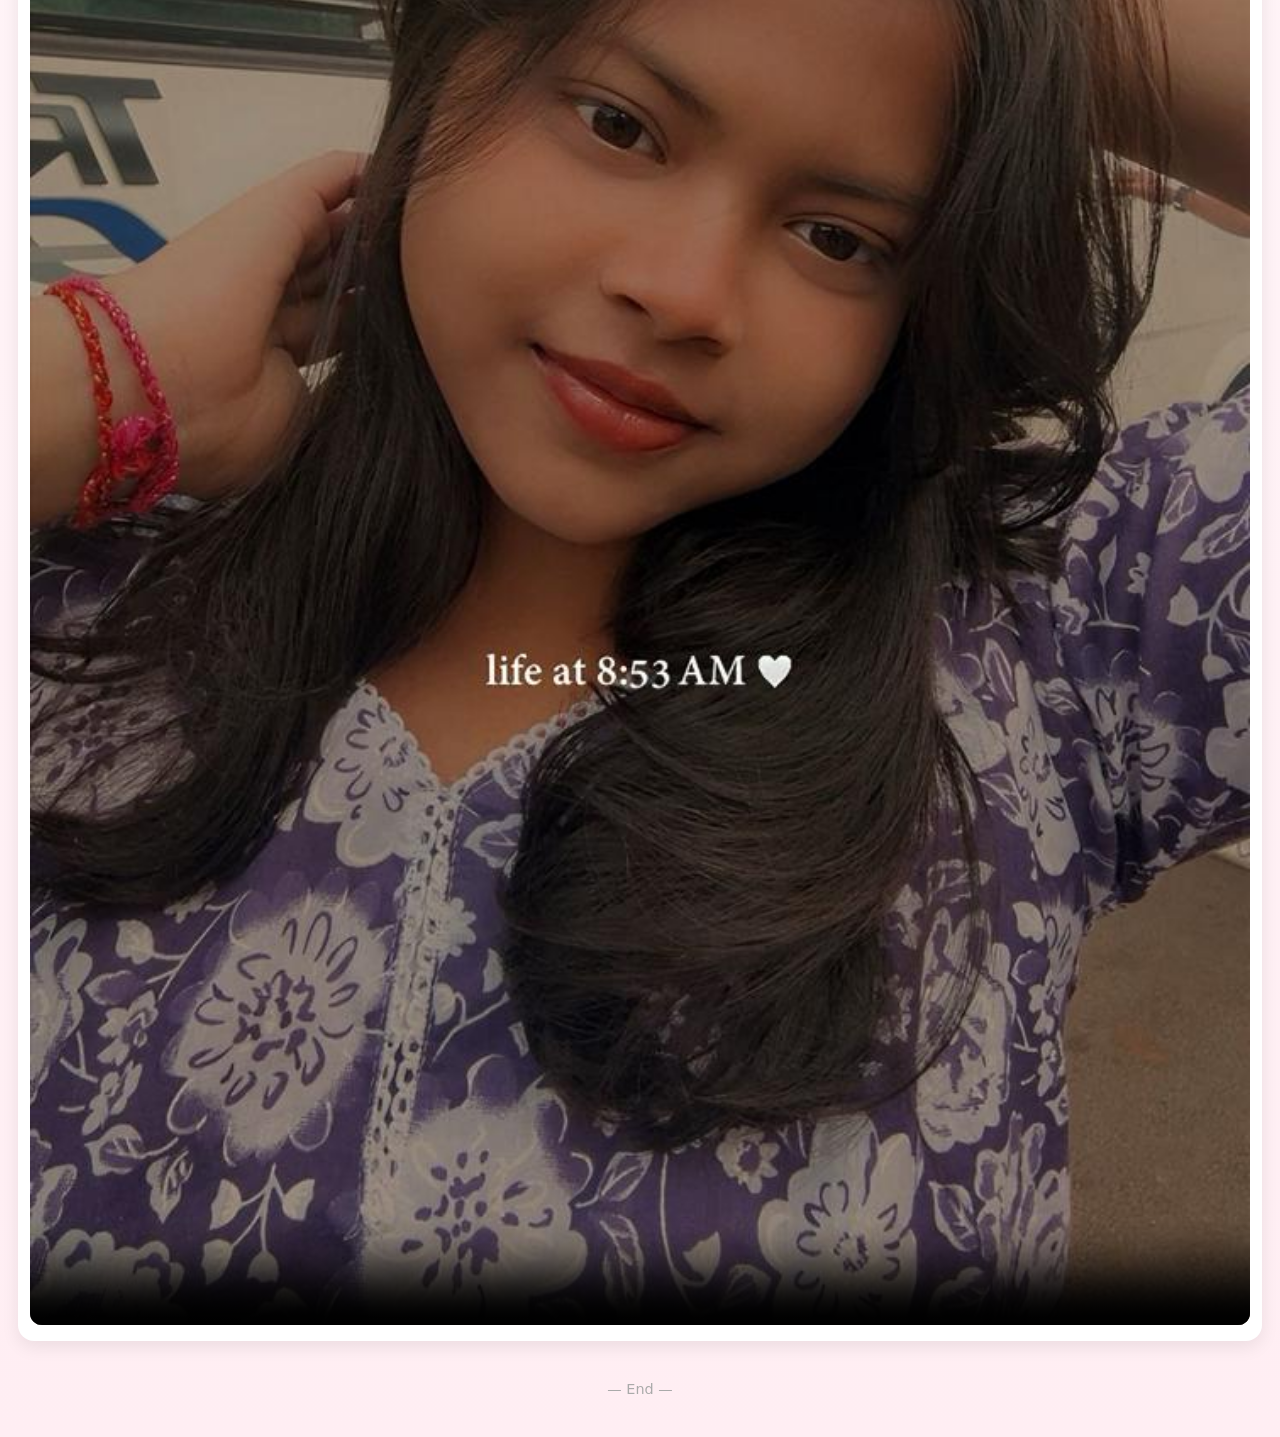
<file: video.html>
<!DOCTYPE html>
<html lang="en">
<head>
  <meta charset="UTF-8">
  <meta name="viewport" content="width=device-width, initial-scale=1.0">
  <title>For You</title>
</head>
<body>
  <section class="video-page">

  <h1>
  Here is Some videos I made 
  <span>Just for you 🤍</span>
  <span>Scroll to end</span>
</h1>


  <div class="video-list">
    <div class="video-card">
      <video src="video3.mp4" poster="t1.jpg" controls></video>
    </div>
       <div class="video-card">
      <video src="video2.mp4" poster="t2.jpg" controls></video>
    </div>
  </div>

</section>


<style>
  * {
  margin: 0;
  padding: 0;
  box-sizing: border-box;
}
.video-page h1 {
  text-align: center;
font-size: 1.6rem;
  font-weight: 500;
  line-height: 1.35;
  margin-bottom: 15px;
  color: #cc5353;
}

.video-page h1 span {
  display: block;
  font-size: 1.1rem;
  color: #777;
  margin-top: 6px;
}




.video-page::after {
  content: "— End —";
  display: block;
  text-align: center;
  margin-top: 40px;
  color: #aaa;
  font-size: 0.9rem;
}

.video-page {
  min-height: 100vh;
 background: linear-gradient(180deg, #fff, #ffeef3);
  padding: 28px 18px 40px;
  font-family: system-ui, sans-serif;
}

/* Video list */
.video-list {
  display: flex;
  flex-direction: column;
  gap: 10px;
}

/* Video card */
.video-card {
  background: #fff;
  padding: 12px;
  border-radius: 16px;
  box-shadow: 0 6px 18px rgba(0,0,0,0.08);
}

/* Video */
.video-card video {
  width: 100%;
  border-radius: 12px;
  background: #000;
  aspect-ratio: 9 / 16; /* perfect for phone videos */
}

</style>
<script>
  const thumbs = document.querySelectorAll(".thumb");
  const modal = document.getElementById("videoModal");
  const mainVideo = document.getElementById("mainVideo");
  const closeBtn = document.querySelector(".close");

  thumbs.forEach(video => {
    video.addEventListener("click", () => {
      mainVideo.src = video.src;
      modal.style.display = "flex";
      mainVideo.play();
    });
  });

  closeBtn.addEventListener("click", () => {
    mainVideo.pause();
    mainVideo.src = "";
    modal.style.display = "none";
  });
</script>

</body>
</html>
</file>
<file: index3.css>
body {
  display: flex;
  justify-content: center;
  align-items: center;
  flex-direction: column;
  min-height: 70vh;
}
img {
  height: 250px;
  width: 250px;
}
p {
  font-size: 1.2rem;
  margin-bottom: 50px
}
a {
  text-decoration: none;
  color: inherit;
}
.btn a {
  margin-top: 28px;
  margin-right: 10px;
  padding: 14px 40px;
  font-size: 1rem;
  letter-spacing: 2px;
  text-transform: uppercase;
  color: #000000;
  background: transparent;
  border: 2px solid rgba(102, 100, 100, 0.7);
  border-radius: 50px;
  cursor: pointer;
  transition: all 0.3s ease;
}

.btn a:active {
  transform: scale(0.96);
  background: #000000;
  color: #fffdfd;
}

.btn a:hover {
  background: #000000;
  color: #fffdfd;
}
</file>
<file: index5.css>
* {
  margin: 0;
  padding: 0;
  box-sizing: border-box;
}

.gift-select {
  min-height: 95vh;
  background: linear-gradient(180deg, #fff, #ffeef3);
  display: flex;
  flex-direction: column;
  align-items: center;
  margin-top: 100px;
  text-align: center;
  padding: 24px;
  font-family: system-ui, sans-serif;
}

/* Heading */
.gift-select h1 {
  font-size: 2rem;
  margin-bottom: 6px;
}

.hint {
  font-size: 1rem;
  color: #666;
  margin-bottom: 30px;
}

/* Sticker layout */
.stickers {
  display: grid;
  grid-template-columns: repeat(2, 1fr);
  gap: 26px;
}

/* Sticker effect */
.sticker img {
  width: 150px;
  transition: transform 0.25s ease, filter 0.25s ease;
}

/* Hover / Tap */
.sticker:active img {
  transform: scale(0.9);
}

.sticker:hover img {
  transform: translateY(-6px);
  filter: drop-shadow(0 12px 18px rgba(255, 120, 150, 0.35));
}

.sticker img {
  animation: float 3s ease-in-out infinite;
}

@keyframes float {
  0%, 100% { transform: translateY(0); }
  50% { transform: translateY(-6px); }
}
.sticker:active img {
  animation: shake 0.4s ease;
}

@keyframes shake {
  0%   { transform: rotate(0deg) scale(1); }
  20%  { transform: rotate(-8deg) scale(1.05); }
  40%  { transform: rotate(8deg) scale(1.05); }
  60%  { transform: rotate(-6deg) scale(1.03); }
  80%  { transform: rotate(6deg) scale(1.03); }
  100% { transform: rotate(0deg) scale(1); }
}

.heart {
  position: fixed;
  font-size: 18px;
  animation: pop 0.8s ease-out forwards;
  pointer-events: none;
}

@keyframes pop {
  0% {
    transform: scale(0) translateY(0);
    opacity: 1;
  }
  100% {
    transform: scale(1.4) translateY(-40px);
    opacity: 0;
  }
}
</file>
